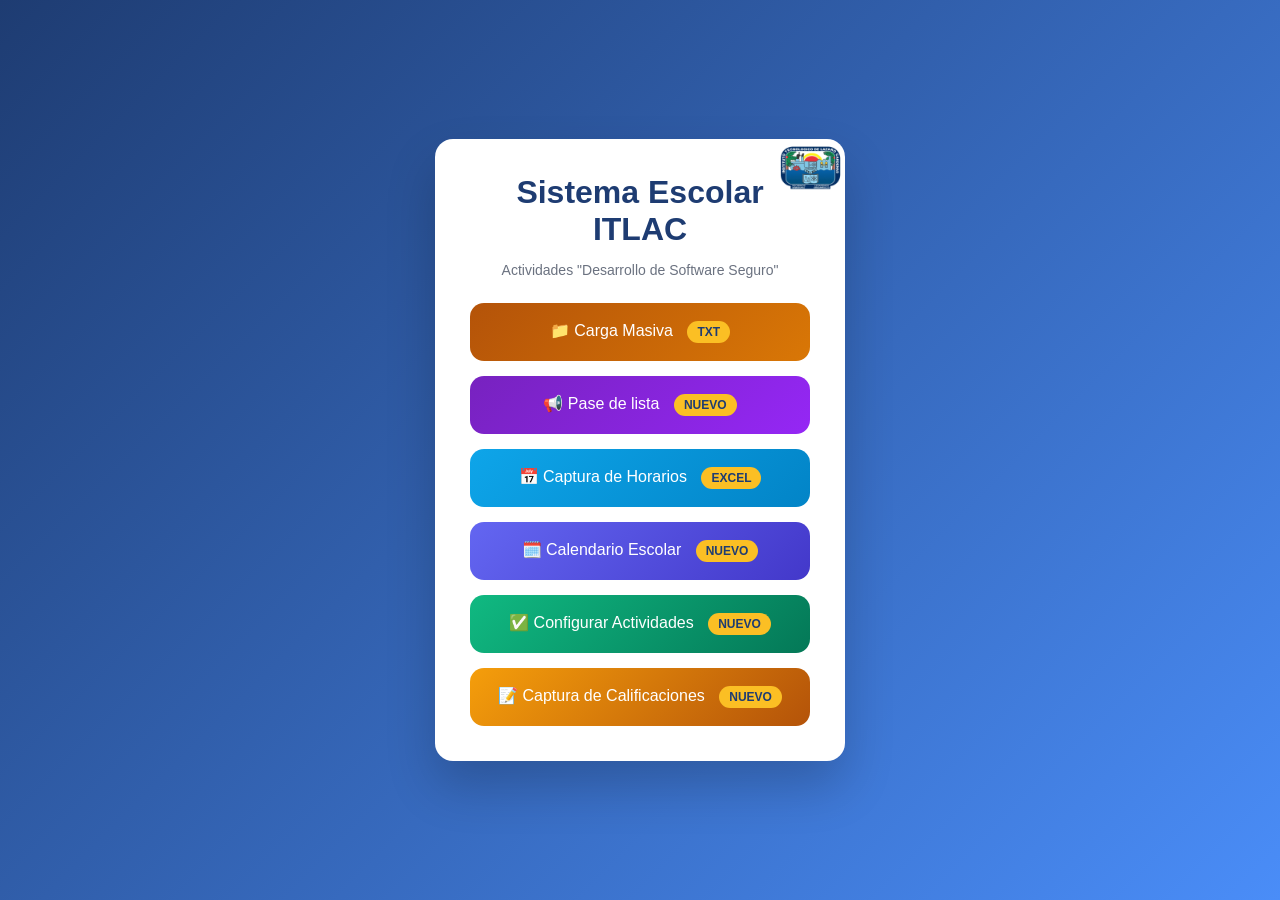
<file: index.html>
<!DOCTYPE html>
<html lang="es">

<head>
    <meta charset="UTF-8">
    <title>Sistema Escolar ITLAC</title>
    <meta name="viewport" content="width=device-width, initial-scale=1.0">
    <link rel="stylesheet" href="public/css/css.css">
    <style>
        .menu-opciones {
            display: flex;
            flex-direction: column;
            gap: 15px;
            margin-top: 20px;
        }

        .menu-boton {
            display: block;
            padding: 18px 20px;
            background: linear-gradient(135deg, #1e40af, #2563eb);
            color: white;
            text-decoration: none;
            border-radius: 14px;
            font-size: 16px;
            text-align: center;
            transition: all 0.2s ease;
        }

        .menu-boton:hover {
            transform: translateY(-2px);
            box-shadow: 0 10px 25px rgba(37, 99, 235, 0.45);
        }

        .menu-boton.secondary {
            background: linear-gradient(135deg, #6b7280, #4b5563);
        }

        .menu-boton.secondary:hover {
            box-shadow: 0 10px 25px rgba(75, 85, 99, 0.45);
        }

        .menu-boton.password {
            background: linear-gradient(135deg, #065f46, #059669);
        }

        .menu-boton.password:hover {
            box-shadow: 0 10px 25px rgba(5, 150, 105, 0.45);
        }

        .badge {
            display: inline-block;
            background: #fbbf24;
            color: #1e3c72;
            padding: 4px 10px;
            border-radius: 20px;
            font-size: 12px;
            font-weight: bold;
            margin-left: 10px;
        }
    </style>
</head>

<body>

    <div class="container">
        <div class="card">

            <img src="public/img/itlac.png" class="logo-bg" alt="ITLAC">

            <h1>Sistema Escolar ITLAC</h1>
            <p class="subtitle">Actividades "Desarrollo de Software Seguro"</p>

            <div class="menu-opciones">

                <a href="public/carga_masiva.html" class="menu-boton"
                    style="background: linear-gradient(135deg, #b45309, #d97706);">
                    📁 Carga Masiva <span class="badge">TXT</span>
                </a>

                <a href="public/pase_lista.html" class="menu-boton"
                    style="background: linear-gradient(135deg, #7722BF, #9527F5);">
                    📢 Pase de lista <span class="badge">NUEVO</span>
                </a>

                <a href="public/horarios.html" class="menu-boton"
                    style="background: linear-gradient(135deg, #0ea5e9, #0284c7);">
                    📅 Captura de Horarios <span class="badge">EXCEL</span>
                </a>

                <a href="public/calendario.html" class="menu-boton"
                    style="background: linear-gradient(135deg, #6366f1, #4338ca);">
                    🗓️ Calendario Escolar <span class="badge">NUEVO</span>
                </a>

                <a href="public/actividades.html" class="menu-boton"
                    style="background: linear-gradient(135deg, #10b981, #047857);">
                    ✅ Configurar Actividades <span class="badge">NUEVO</span>
                </a>

                <a href="public/calificaciones.html" class="menu-boton"
                    style="background: linear-gradient(135deg, #f59e0b, #b45309);">
                    📝 Captura de Calificaciones <span class="badge">NUEVO</span>
                </a>
            </div>
        </div>
    </div>

</body>

</html>
</file>
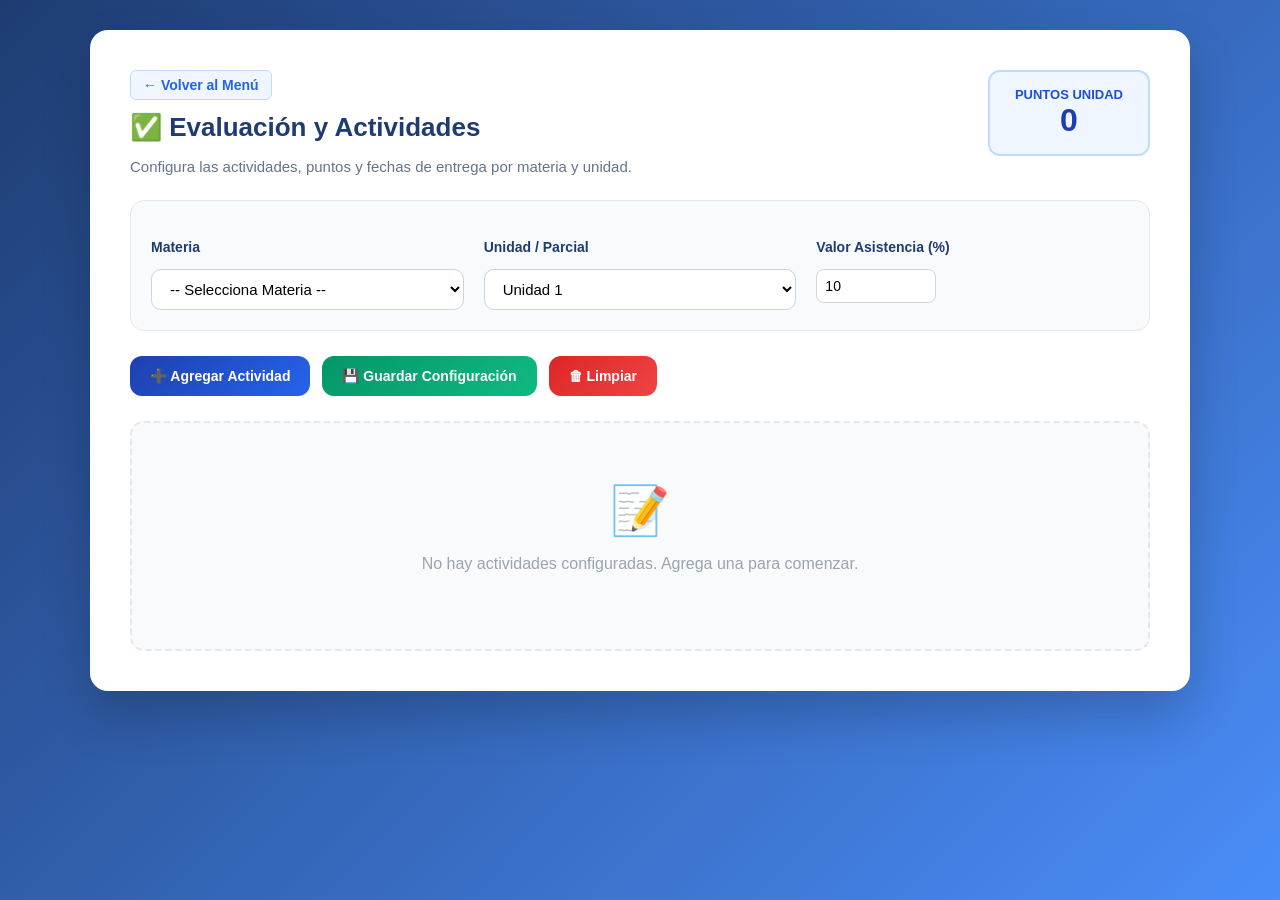
<file: public/actividades.html>
<!DOCTYPE html>
<html lang="es">
<head>
    <meta charset="UTF-8">
    <title>Gestión de Actividades y Criterios</title>
    <meta name="viewport" content="width=device-width, initial-scale=1.0">
    <!-- Estilos base del sistema -->
    <link rel="stylesheet" href="css/css.css">
    <!-- Estilos específicos -->
    <link rel="stylesheet" href="css/actividades.css">
</head>
<body>

<div class="container-wide">
    <div class="card card-wide">

        <div class="header-row">
            <div>
                <a href="../index.html" class="btn-back" style="display: inline-flex; align-items: center; padding: 6px 12px; background: #eff6ff; color: #2563eb; border-radius: 6px; font-weight: bold; text-decoration: none; margin-bottom: 12px; border: 1px solid #bfdbfe; font-size: 14px;">&larr; Volver al Menú</a>
                <h1>✅ Evaluación y Actividades</h1>
                <p class="subtitle">
                    Configura las actividades, puntos y fechas de entrega por materia y unidad.
                </p>
            </div>
            
            <div class="points-summary" id="pointsSummary">
                <span class="label">Puntos Unidad</span>
                <span class="value" id="totalPoints">0</span>
            </div>
        </div>

        <div class="config-panel">
            <div class="form-group">
                <label for="selectMateria">Materia</label>
                <select id="selectMateria" onchange="loadConfig()">
                    <option value="" disabled selected>-- Selecciona Materia --</option>
                </select>
            </div>
            <div class="form-group">
                <label for="selectUnidad">Unidad / Parcial</label>
                <select id="selectUnidad" onchange="loadConfig()">
                    <option value="1">Unidad 1</option>
                    <option value="2">Unidad 2</option>
                    <option value="3">Unidad 3</option>
                    <option value="4">Unidad 4</option>
                    <option value="5">Unidad 5</option>
                </select>
            </div>
            <div class="form-group">
                <label for="asistenciaPeso">Valor Asistencia (%)</label>
                <input type="number" id="asistenciaPeso" value="10" min="0" max="100" style="width: 120px; padding: 8px; border: 1px solid #d1d5db; border-radius: 8px; font-size: 14px;">
            </div>
        </div>

        <div class="actions">
            <button class="btn-primary" onclick="handleAddActivity()">➕ Agregar Actividad</button>
            <button class="btn-success" onclick="saveConfig()">💾 Guardar Configuración</button>
            <button class="btn-danger" onclick="clearTable()">🗑 Limpiar</button>
        </div>

        <div id="emptyState" class="empty-state" style="display: none;">
            <div class="big">📝</div>
            <p>No hay actividades configuradas. Agrega una para comenzar.</p>
        </div>

        <div class="table-wrapper" id="tableContainer">
            <table class="actividades-table">
                <thead>
                    <tr>
                        <th width="35%">Nombre de la Actividad</th>
                        <th width="15%">Puntos</th>
                        <th width="20%">Fecha de Evaluación</th>
                        <th width="15%" style="text-align: center;">En Equipo</th>
                        <th width="15%" style="text-align: center;">Acciones</th>
                    </tr>
                </thead>
                <tbody id="tbodyActividades">
                    <!-- Filas dinámicas aquí -->
                </tbody>
            </table>
        </div>

    </div> <!-- end card -->
</div> <!-- end container -->

<!-- Contenedor para notificaciones -->
<div class="toast-container" id="toastContainer"></div>

<script src="js/actividades.js"></script>

</body>
</html>
</file>
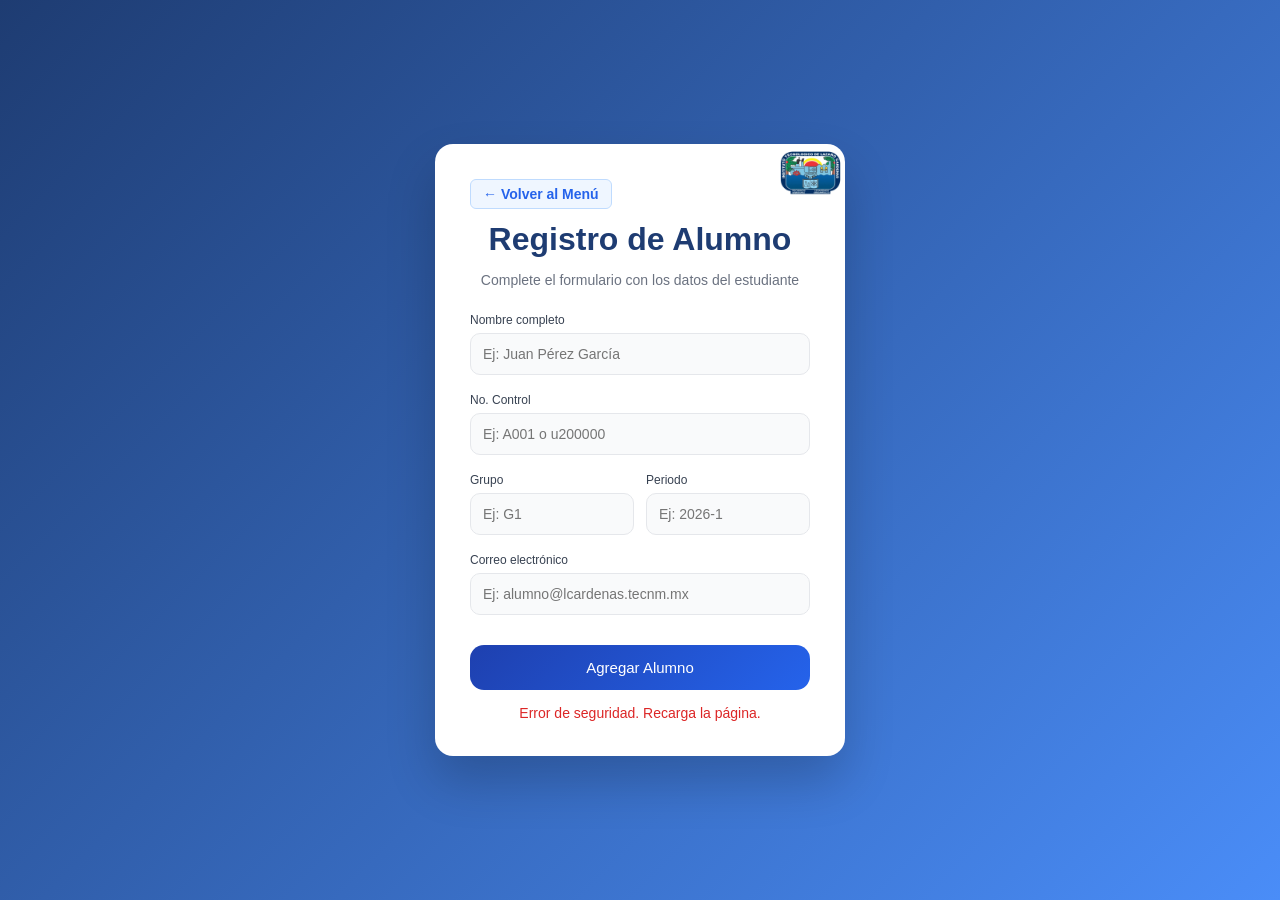
<file: public/alta_alumno.html>
<!DOCTYPE html>
<html lang="es">
<head>
    <meta charset="UTF-8">
    <title>Registro de Alumno - ITLAC</title>
    <meta name="viewport" content="width=device-width, initial-scale=1.0">
    <meta http-equiv="Content-Security-Policy"
          content="default-src 'self'; style-src 'self' 'unsafe-inline'; script-src 'self';">
    <meta http-equiv="X-Content-Type-Options" content="nosniff">
    <meta http-equiv="X-Frame-Options" content="DENY">
    <link rel="stylesheet" href="css/css.css">
</head>
<body>

<div class="container">
    <div class="card">

        <img src="img/itlac.png" class="logo-bg" alt="ITLAC">

        <a href="../index.html" class="btn-back" style="display: inline-flex; align-items: center; padding: 6px 12px; background: #eff6ff; color: #2563eb; border-radius: 6px; font-weight: bold; text-decoration: none; margin-bottom: 12px; border: 1px solid #bfdbfe; font-size: 14px;">&larr; Volver al Menú</a>
        <h1>Registro de Alumno</h1>
        <p class="subtitle">Complete el formulario con los datos del estudiante</p>

        <form id="formAlumno" method="post" autocomplete="off">

            <!-- FIX CSRF: token oculto, se llena por JS al cargar la página -->
            <input type="hidden" name="csrf_token" id="csrf_token" value="">

            <label for="nombre">Nombre completo</label>
            <input type="text" id="nombre" name="Nombre" required
                   minlength="2" maxlength="100"
                   placeholder="Ej: Juan Pérez García">

            <label for="nocontrol">No. Control</label>
            <input type="text" id="nocontrol" name="NoControl" required
                   pattern="^[A-Za-z]?[0-9]{2,10}$"
                   maxlength="15"
                   title="Formato: letra opcional seguida de 2 a 10 dígitos (ej: A001, u200000)"
                   placeholder="Ej: A001 o u200000">

            <div class="row">
                <div>
                    <label for="grupo">Grupo</label>
                    <input type="text" id="grupo" name="Grupo" required
                           minlength="1" maxlength="10"
                           placeholder="Ej: G1">
                </div>
                <div>
                    <label for="periodo">Periodo</label>
                    <input type="text" id="periodo" name="Periodo" required
                           minlength="1" maxlength="10"
                           placeholder="Ej: 2026-1">
                </div>
            </div>

            <label for="email">Correo electrónico</label>
            <input type="email" id="email" name="Email" required
                   maxlength="100"
                   placeholder="Ej: alumno@lcardenas.tecnm.mx">

            <button type="submit">Agregar Alumno</button>
        </form>

        <div id="respuesta" role="alert" aria-live="polite"></div>
    </div>
</div>

<script src="js/js.js"></script>
</body>
</html>
</file>
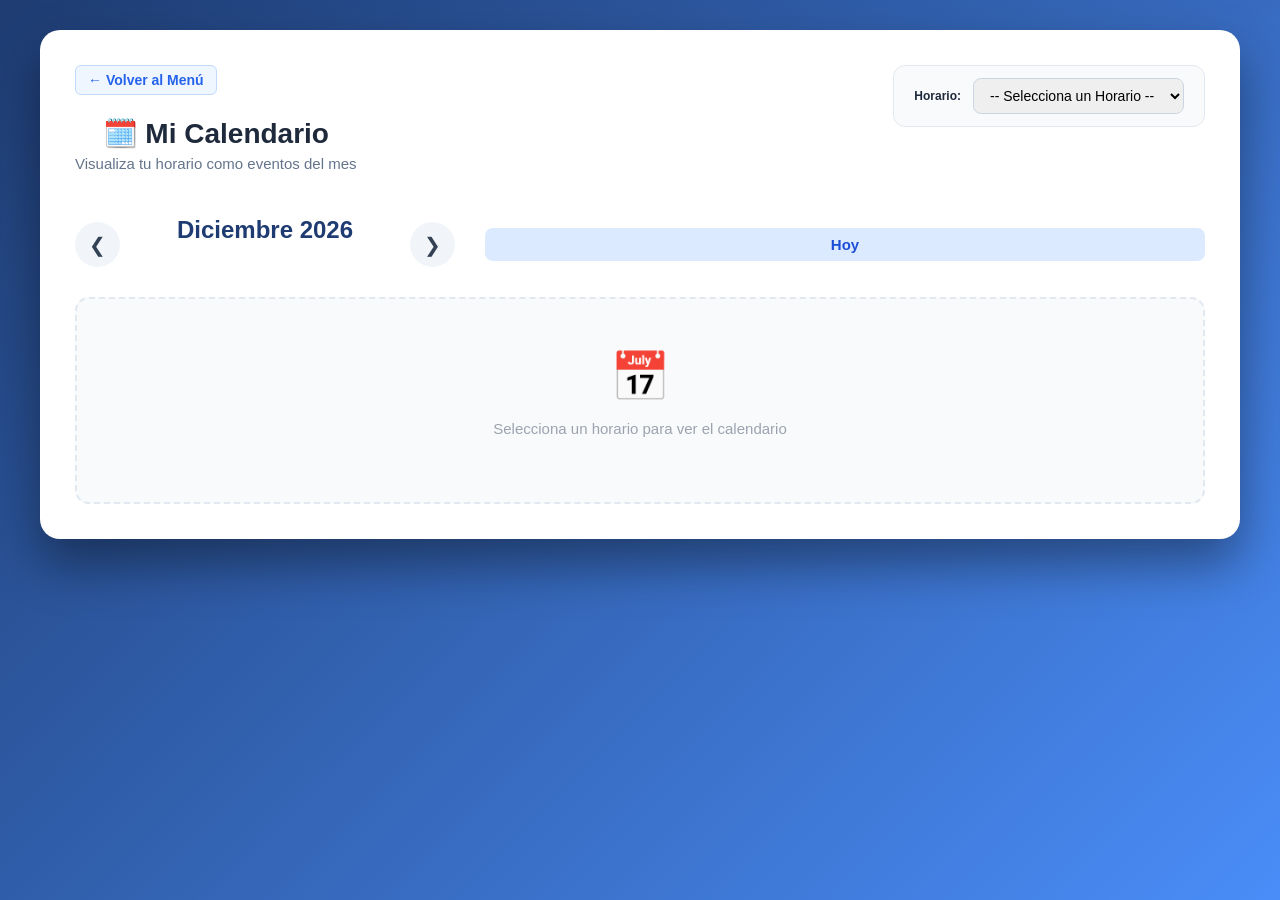
<file: public/calendario.html>
<!DOCTYPE html>
<html lang="es">
<head>
    <meta charset="UTF-8">
    <title>Calendario Escolar</title>
    <meta name="viewport" content="width=device-width, initial-scale=1.0">
    <link rel="stylesheet" href="css/css.css">
    <link rel="stylesheet" href="css/calendario.css">
</head>
<body>

<div class="container-wide calendar-container">
    <div class="card card-calendar">

        <!-- HEADER Y CONTROLES -->
        <div class="calendar-header-row">
            <div class="header-titles">
                <a href="../index.html" class="btn-back" style="display: inline-flex; align-items: center; padding: 6px 12px; background: #eff6ff; color: #2563eb; border-radius: 6px; font-weight: bold; text-decoration: none; margin-bottom: 12px; border: 1px solid #bfdbfe; font-size: 14px;">&larr; Volver al Menú</a>
                <h1>🗓️ Mi Calendario</h1>
                <p class="subtitle">Visualiza tu horario como eventos del mes</p>
            </div>

            <!-- Selector de horarios guardados -->
            <div class="saved-schedules">
                <label for="scheduleSelect">Horario:</label>
                <select id="scheduleSelect" onchange="onSelectSchedule()">
                    <option value="">-- Selecciona un Horario --</option>
                </select>
            </div>
        </div>

        <!-- CONTROLES DE MES -->
        <div class="month-controls">
            <button class="btn-icon" id="btnPrevMonth" onclick="changeMonth(-1)">❮</button>
            <h2 id="currentMonthLabel">Mes Año</h2>
            <button class="btn-icon" id="btnNextMonth" onclick="changeMonth(1)">❯</button>
            <button class="btn-small btn-today" onclick="goToday()">Hoy</button>
        </div>

        <!-- CALENDARIO GRID -->
        <div class="calendar-wrapper" id="calendarWrapper" style="display:none;">
            <div class="calendar-grid-header">
                <div class="day-name">DOM</div>
                <div class="day-name">LUN</div>
                <div class="day-name">MAR</div>
                <div class="day-name">MIE</div>
                <div class="day-name">JUE</div>
                <div class="day-name">VIE</div>
                <div class="day-name">SAB</div>
            </div>

            <!-- Días del mes generados por JS -->
            <div id="calendarDays" class="calendar-grid-days">
                <!-- Los días se insertarán aquí -->
            </div>
        </div>

        <div id="emptyState" class="empty-state">
            <div class="big">📅</div>
            <p>Selecciona un horario para ver el calendario</p>
        </div>

    </div>
</div>

<script src="js/calendario.js"></script>

</body>
</html>
</file>
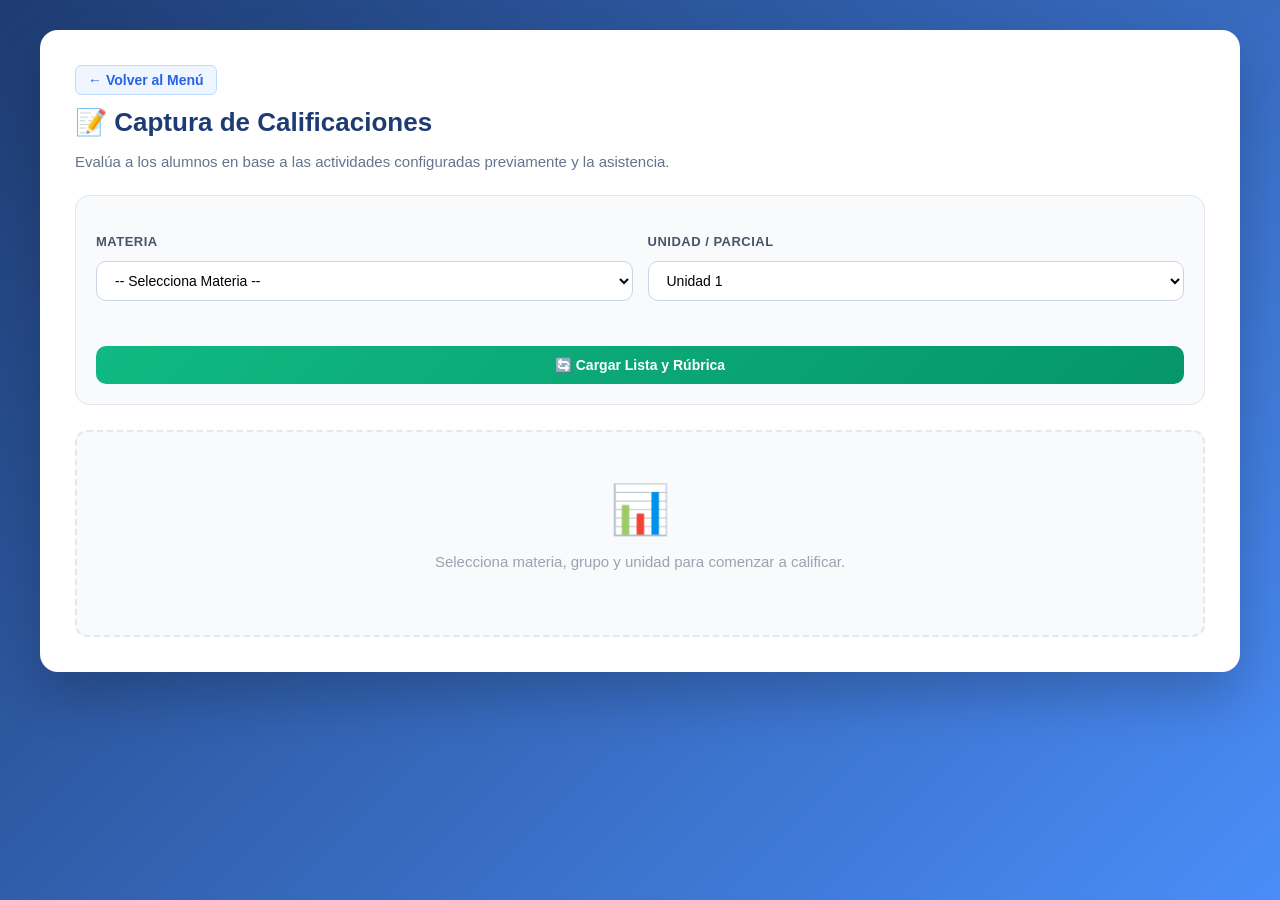
<file: public/calificaciones.html>
<!DOCTYPE html>
<html lang="es">
<head>
    <meta charset="UTF-8">
    <title>Captura de Calificaciones</title>
    <meta name="viewport" content="width=device-width, initial-scale=1.0">
    <!-- Estilos base del sistema -->
    <link rel="stylesheet" href="css/css.css">
    <!-- Estilos específicos -->
    <link rel="stylesheet" href="css/calificaciones.css">
</head>
<body>

<div class="container-wide">
    <div class="card card-wide">

        <div class="header-row">
            <div>
                <a href="../index.html" class="btn-back" style="display: inline-flex; align-items: center; padding: 6px 12px; background: #eff6ff; color: #2563eb; border-radius: 6px; font-weight: bold; text-decoration: none; margin-bottom: 12px; border: 1px solid #bfdbfe; font-size: 14px;">&larr; Volver al Menú</a>
                <h1>📝 Captura de Calificaciones</h1>
                <p class="subtitle">
                    Evalúa a los alumnos en base a las actividades configuradas previamente y la asistencia.
                </p>
            </div>
        </div>

        <div class="config-panel">
            <div class="form-group">
                <label for="selectMateria">Materia</label>
                <select id="selectMateria">
                    <option value="" disabled selected>-- Selecciona Materia --</option>
                </select>
            </div>
            
            <div class="form-group">
                <label for="selectUnidad">Unidad / Parcial</label>
                <select id="selectUnidad">
                    <option value="1">Unidad 1</option>
                    <option value="2">Unidad 2</option>
                    <option value="3">Unidad 3</option>
                    <option value="4">Unidad 4</option>
                </select>
            </div>

            <button class="btn-load" onclick="loadEvaluationGrid()">🔄 Cargar Lista y Rúbrica</button>
        </div>

        <div id="evaluationArea" style="display: none;">
            <!-- Resumen de estadísticas -->
            <div class="stats-summary" id="statsSummary" style="display: flex; gap: 20px; margin-bottom: 20px; background: #f8fafc; padding: 15px; border-radius: 10px; border: 1px solid #e2e8f0;">
                <div class="stat-box" style="flex: 1; text-align: center;">
                    <span id="pctPass" style="display: block; font-size: 24px; font-weight: bold; color: #059669;">0%</span>
                    <label style="font-size: 12px; color: #64748b; font-weight: 600; text-transform: uppercase;">Aprobados</label>
                </div>
                <div class="stat-box" style="flex: 1; text-align: center;">
                    <span id="pctFail" style="display: block; font-size: 24px; font-weight: bold; color: #dc2626;">0%</span>
                    <label style="font-size: 12px; color: #64748b; font-weight: 600; text-transform: uppercase;">Reprobados</label>
                </div>
                <div class="stat-box" style="flex: 1; text-align: center;">
                    <span id="numAbsences" style="display: block; font-size: 24px; font-weight: bold; color: #b91c1c;">0</span>
                    <label style="font-size: 12px; color: #64748b; font-weight: 600; text-transform: uppercase;">En Riesgo (0% Asis)</label>
                </div>
            </div>

            <div class="actions-row">
                <button class="btn-save" onclick="saveGrades()">💾 Guardar Calificaciones</button>
            </div>

            <div class="table-wrapper">
                <table class="grid-notas" id="gradesTable">
                    <thead id="gradesThead">
                        <!-- Columnas dinámicas generadas en JS -->
                    </thead>
                    <tbody id="gradesTbody">
                        <!-- Filas de alumnos generadas en JS -->
                    </tbody>
                </table>
            </div>
        </div>

        <div id="emptyState" class="empty-state">
            <div class="icon">📊</div>
            <p>Selecciona materia, grupo y unidad para comenzar a calificar.</p>
        </div>

    </div> <!-- end card -->
</div> <!-- end container -->

<!-- Contenedor para notificaciones -->
<div class="toast-container" id="toastContainer"></div>

<script src="js/calificaciones.js"></script>

</body>
</html>
</file>
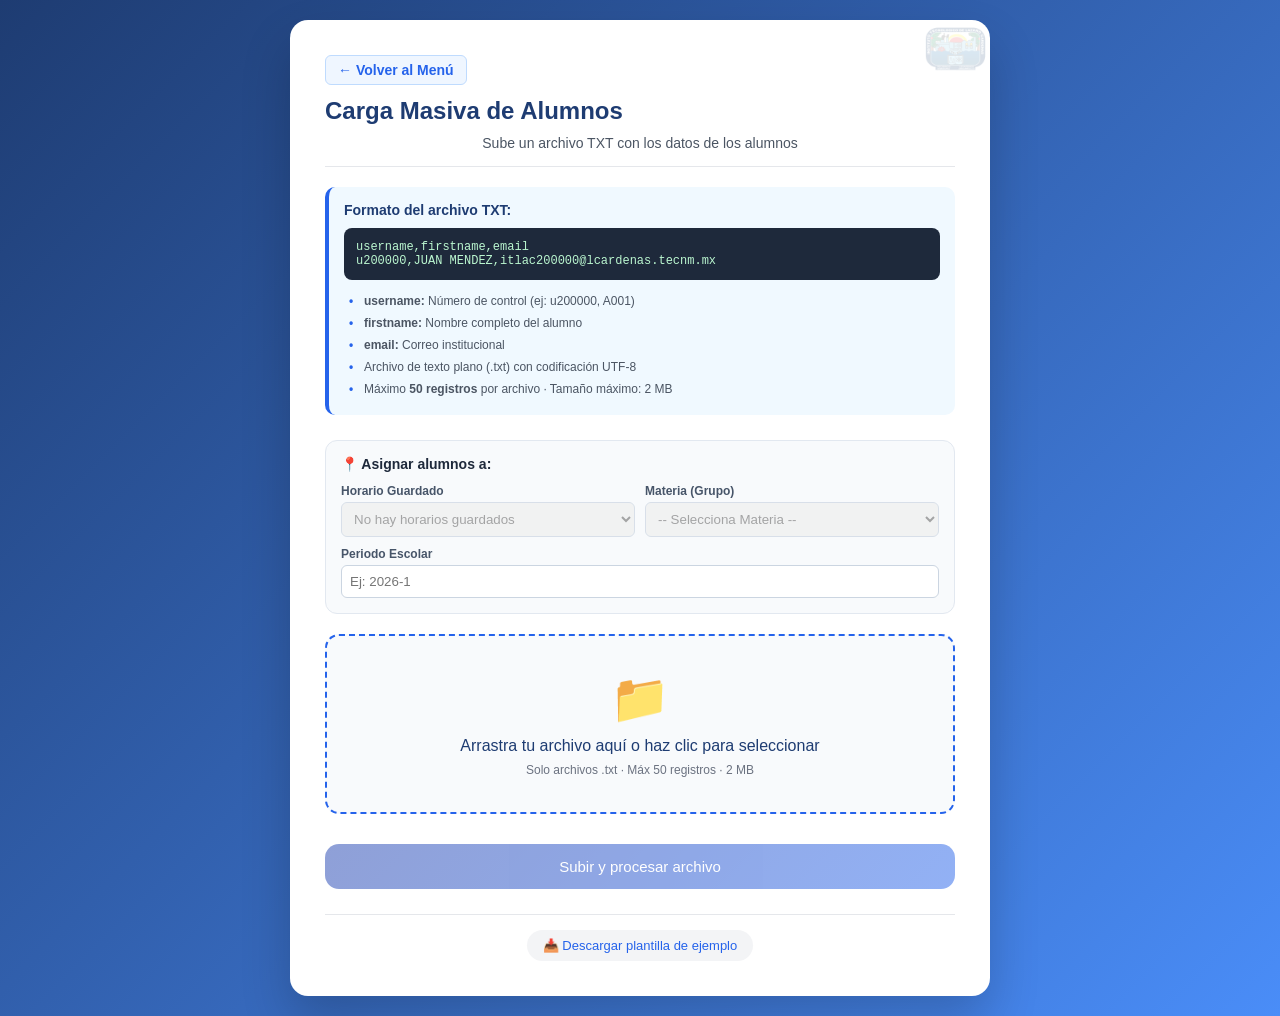
<file: public/carga_masiva.html>
<!DOCTYPE html>
<html lang="es">
<head>
    <meta charset="UTF-8">
    <title>Carga Masiva de Alumnos - ITLAC</title>
    <meta name="viewport" content="width=device-width, initial-scale=1.0">
    <meta http-equiv="Content-Security-Policy"
          content="default-src 'self'; style-src 'self' 'unsafe-inline'; script-src 'self';">
    <meta http-equiv="X-Content-Type-Options" content="nosniff">
    <meta http-equiv="X-Frame-Options" content="DENY">
    <link rel="stylesheet" href="css/css_upload.css">
</head>
<body>

<div class="container">
    <div class="card">

        <img src="img/itlac.png" class="logo-bg" alt="ITLAC">

        <a href="../index.html" class="btn-back" style="display: inline-flex; align-items: center; padding: 6px 12px; background: #eff6ff; color: #2563eb; border-radius: 6px; font-weight: bold; text-decoration: none; margin-bottom: 12px; border: 1px solid #bfdbfe; font-size: 14px;">&larr; Volver al Menú</a>
        <div class="header-acciones">
            <h1>Carga Masiva de Alumnos</h1>
        </div>

        <p class="subtitle">Sube un archivo TXT con los datos de los alumnos</p>

        <div class="info-panel">
            <p><strong>Formato del archivo TXT:</strong></p>
            <pre class="formato-ejemplo">username,firstname,email
u200000,JUAN MENDEZ,itlac200000@lcardenas.tecnm.mx</pre>
            <ul class="requisitos">
                <li><strong>username:</strong> Número de control (ej: u200000, A001)</li>
                <li><strong>firstname:</strong> Nombre completo del alumno</li>
                <li><strong>email:</strong> Correo institucional</li>
                <li>Archivo de texto plano (.txt) con codificación UTF-8</li>
                <li>Máximo <strong>50 registros</strong> por archivo · Tamaño máximo: 2 MB</li>
            </ul>
        </div>

        <form id="uploadForm" enctype="multipart/form-data">

            <input type="hidden" name="csrf_token" id="csrf_token" value="">

            <div class="filtros-panel" style="background: #f8fafc; border: 1px solid #e2e8f0; border-radius: 12px; padding: 15px; margin-bottom: 20px;">
                <h3 style="font-size: 14px; color: #1e293b; margin-bottom: 12px; margin-top: 0;">📍 Asignar alumnos a:</h3>
                <div style="display: grid; grid-template-columns: 1fr 1fr; gap: 10px; margin-bottom: 10px;">
                    <div>
                        <label style="font-size: 12px; font-weight: 600; color: #475569; display: block; margin-bottom: 4px;">Horario Guardado</label>
                        <select id="sel-horario" class="custom-select" style="width: 100%; padding: 8px; border: 1px solid #cbd5e1; border-radius: 6px;">
                            <option value="">-- Selecciona Horario --</option>
                        </select>
                    </div>
                    <div>
                        <label style="font-size: 12px; font-weight: 600; color: #475569; display: block; margin-bottom: 4px;">Materia (Grupo)</label>
                        <select id="sel-materia" disabled class="custom-select" style="width: 100%; padding: 8px; border: 1px solid #cbd5e1; border-radius: 6px;">
                            <option value="">-- Selecciona Materia --</option>
                        </select>
                        <input type="hidden" name="grupo_default" id="grupo_default">
                        <input type="hidden" name="materia_default" id="materia_default">
                    </div>
                </div>
                <div>
                    <label style="font-size: 12px; font-weight: 600; color: #475569; display: block; margin-bottom: 4px;">Periodo Escolar</label>
                    <input type="text" name="periodo_default" id="periodo_default" placeholder="Ej: 2026-1" style="width: 100%; padding: 8px; border: 1px solid #cbd5e1; border-radius: 6px; box-sizing: border-box;" maxlength="10">
                </div>
            </div>

            <div class="upload-area" id="dropZone">
                <div class="upload-icon">📁</div>
                <div class="upload-text" id="dropLabel">
                    Arrastra tu archivo aquí o haz clic para seleccionar
                </div>
                <div class="upload-hint">Solo archivos .txt · Máx 50 registros · 2 MB</div>
                <input type="file" id="fileInput" name="archivo" accept=".txt" style="display:none;">
            </div>

            <div id="fileInfo" class="file-info" style="display:none;"></div>

            <div id="progressContainer" class="progress-container" style="display:none;">
                <div class="progress-bar" id="progressBar"></div>
                <div class="progress-text" id="progressText">Procesando archivo...</div>
            </div>

            <button type="submit" id="btnUpload" class="btn-primario" disabled>
                Subir y procesar archivo
            </button>
        </form>

        <div id="previewContainer" class="preview-container" style="display:none;">
            <div class="preview-header">
                <h3>Vista previa (primeros 5 registros)</h3>
                <button type="button" class="btn-toggle" id="togglePreview">▼</button>
            </div>
            <pre id="jsonPreview" class="json-preview"></pre>
        </div>

        <div id="resultado" class="resultado"></div>

        <div class="download-example">
            <a href="#" id="downloadTemplate" class="example-link">
                📥 Descargar plantilla de ejemplo
            </a>
        </div>

    </div>
</div>

<script src="js/js_upload.js"></script>
</body>
</html>
</file>
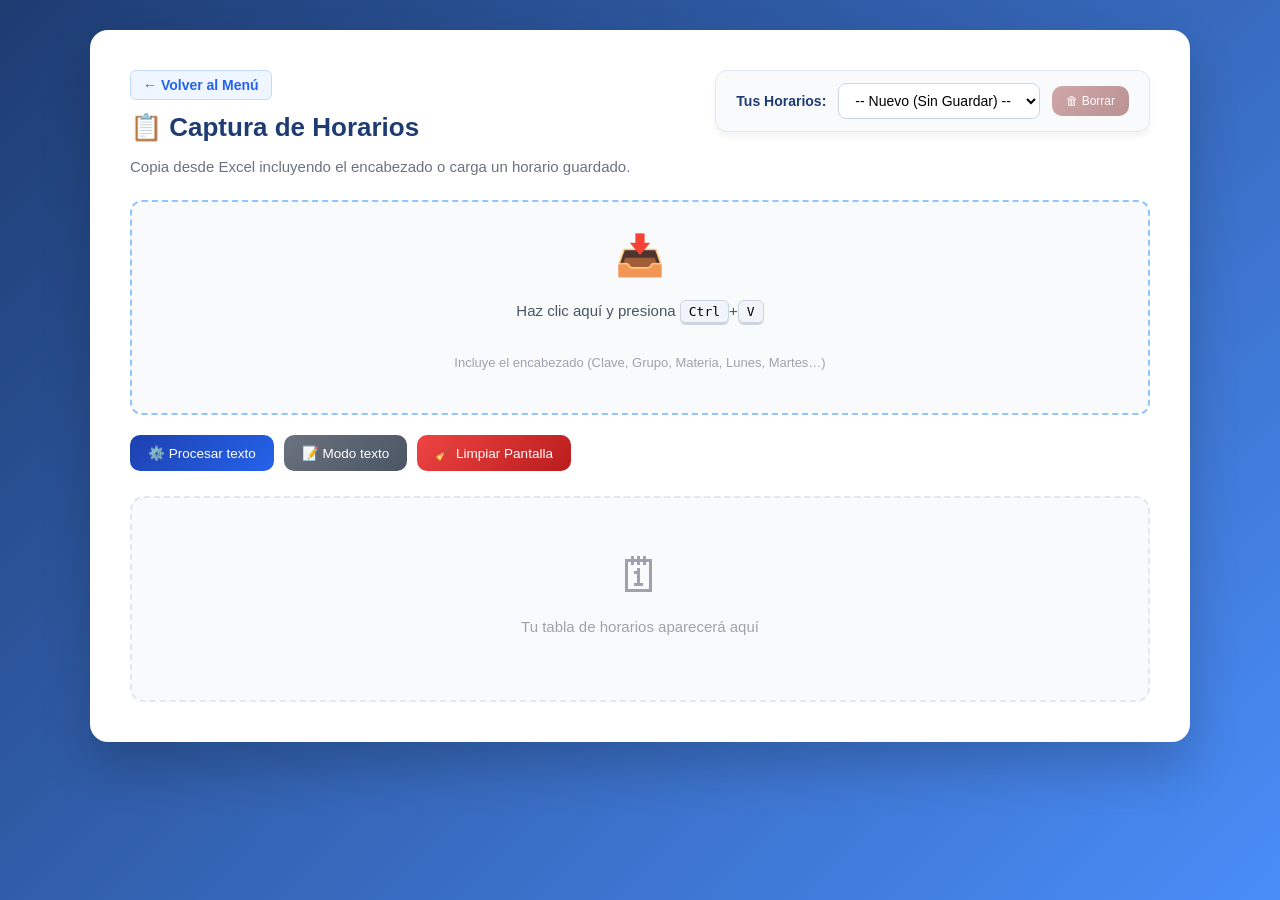
<file: public/horarios.html>
<!DOCTYPE html>
<html lang="es">
<head>
<meta charset="UTF-8">
<title>Horarios & Listas de Asistencia</title>
<meta name="viewport" content="width=device-width, initial-scale=1.0">
<!-- Estilos base del sistema -->
<link rel="stylesheet" href="css/css.css">
<!-- Estilos específicos de horarios -->
<link rel="stylesheet" href="css/horarios.css">
</head>
<body>

<div class="container-wide">
  <div class="card card-wide">

    <div class="header-row">
      <div>
        <a href="../index.html" class="btn-back" style="display: inline-flex; align-items: center; padding: 6px 12px; background: #eff6ff; color: #2563eb; border-radius: 6px; font-weight: bold; text-decoration: none; margin-bottom: 12px; border: 1px solid #bfdbfe; font-size: 14px;">&larr; Volver al Menú</a>
        <h1>📋 Captura de Horarios</h1>
        <p class="subtitle">
          Copia desde Excel incluyendo el encabezado o carga un horario guardado.
        </p>
      </div>

      <!-- Selector de horarios guardados -->
      <div class="saved-schedules" id="savedSchedulesContainer">
        <label for="savedSelect">Tus Horarios:</label>
        <select id="savedSelect" onchange="onSelectSaved()">
          <option value="">-- Nuevo (Sin Guardar) --</option>
        </select>
        <button class="btn-small btn-danger" id="btnDeleteSaved" onclick="deleteSaved()" disabled>🗑 Borrar</button>
      </div>
    </div>

    <div class="paste-zone" id="pasteZone">
      <div class="icon">📥</div>
      <p>Haz clic aquí y presiona <kbd>Ctrl</kbd>+<kbd>V</kbd></p>
      <p class="hint">Incluye el encabezado (Clave, Grupo, Materia, Lunes, Martes…)</p>
    </div>

    <textarea class="raw" id="rawInput" placeholder="O pega el texto tab-separado aquí..."></textarea>

    <div class="actions">
      <button class="btn-primary"   onclick="processRaw()">⚙️ Procesar texto</button>
      <button class="btn-secondary" onclick="toggleRaw()">📝 Modo texto</button>
      <button class="btn-danger"    onclick="clearAll()">🧹 Limpiar Pantalla</button>
      
      <!-- BOTONES DE GUARDADO -->
      <button class="btn-save"      id="btnSave" onclick="saveAsDialog()" style="display:none;">💾 Guardar Nuevo</button>
      <button class="btn-save2"     id="btnUpdate" onclick="updateSaved()" style="display:none;">💾 Sobrescribir Actual</button>

      <button class="btn-green"     id="btnExport"  onclick="exportJSON()" style="display:none;">📥 Exportar JSON</button>
      <button class="btn-purple"    id="btnGenerar" onclick="abrirModal()" style="display:none;">📅 Generar listas</button>
    </div>

    <div class="status-bar" id="statusBar"></div>

    <div class="col-map" id="colMap">
      <div class="title">🔍 Columnas detectadas:</div>
      <div class="tags" id="colTags"></div>
    </div>

    <div id="emptyState" class="empty-state">
      <div class="big">🗓</div>
      <p>Tu tabla de horarios aparecerá aquí</p>
    </div>

    <div id="resultArea" style="display:none">
      <div class="row-count" id="rowCount"></div>
      <div class="table-wrapper">
        <table class="horarios">
          <thead>
            <tr>
              <th class="th-clave">Clave</th>
              <th class="th-grupo">Grupo</th>
              <th class="th-materia">Materia</th>
              <th class="th-day">Lunes</th>
              <th class="th-day">Martes</th>
              <th class="th-day">Miércoles</th>
              <th class="th-day">Jueves</th>
              <th class="th-day">Viernes</th>
              <th class="th-day">Sábado</th>
              <th class="th-unid">Unidades</th>
            </tr>
          </thead>
          <tbody id="tbody"></tbody>
        </table>
      </div>
    </div>

    <!-- ══ SECCIÓN LISTAS ══ -->
    <div id="listasSection" class="listas-section" style="display:none">
      <h2>📄 Listas de Asistencia</h2>
      <div class="leyenda">
        <div class="leyenda-item"><div class="leyenda-dot" style="background:#ffcdd2"></div> Día festivo</div>
        <div class="leyenda-item"><div class="leyenda-dot" style="background:#fff9c4"></div> Suspensión</div>
        <div class="leyenda-item"><div class="leyenda-dot" style="background:#e3f2fd"></div> Hover / selección</div>
      </div>
      <div id="listasContainer"></div>
    </div>

  </div> <!-- end card -->
</div> <!-- end container -->

<!-- ══ MODAL PERIODO ══ -->
<div class="overlay" id="overlay">
  <div class="modal">
    <h3>📅 Configurar periodo del semestre</h3>

    <div class="form-row">
      <div class="form-group">
        <label>Fecha inicio del periodo</label>
        <input type="date" id="fechaInicio">
      </div>
      <div class="form-group">
        <label>Fecha fin del periodo</label>
        <input type="date" id="fechaFin">
      </div>
    </div>

    <div class="form-row">
      <div class="form-group">
        <label>Unidades (parciales)</label>
        <input type="number" id="numUnidades" value="3" min="1" max="10">
      </div>
    </div>

    <div class="section-title">📌 Fechas especiales (festivos / suspensiones)</div>
    <div class="special-list" id="specialList"></div>
    <button class="add-special-btn" onclick="addSpecial()">+ Agregar fecha especial</button>

    <div class="modal-actions">
      <button class="btn-secondary default-btn" onclick="cerrarModal()">Cancelar</button>
      <button class="btn-purple default-btn" style="display:inline-block" onclick="generarListas()">Generar listas ✓</button>
    </div>
  </div>
</div>

<script src="js/horarios.js?v=3"></script>

</body>
</html>
</file>
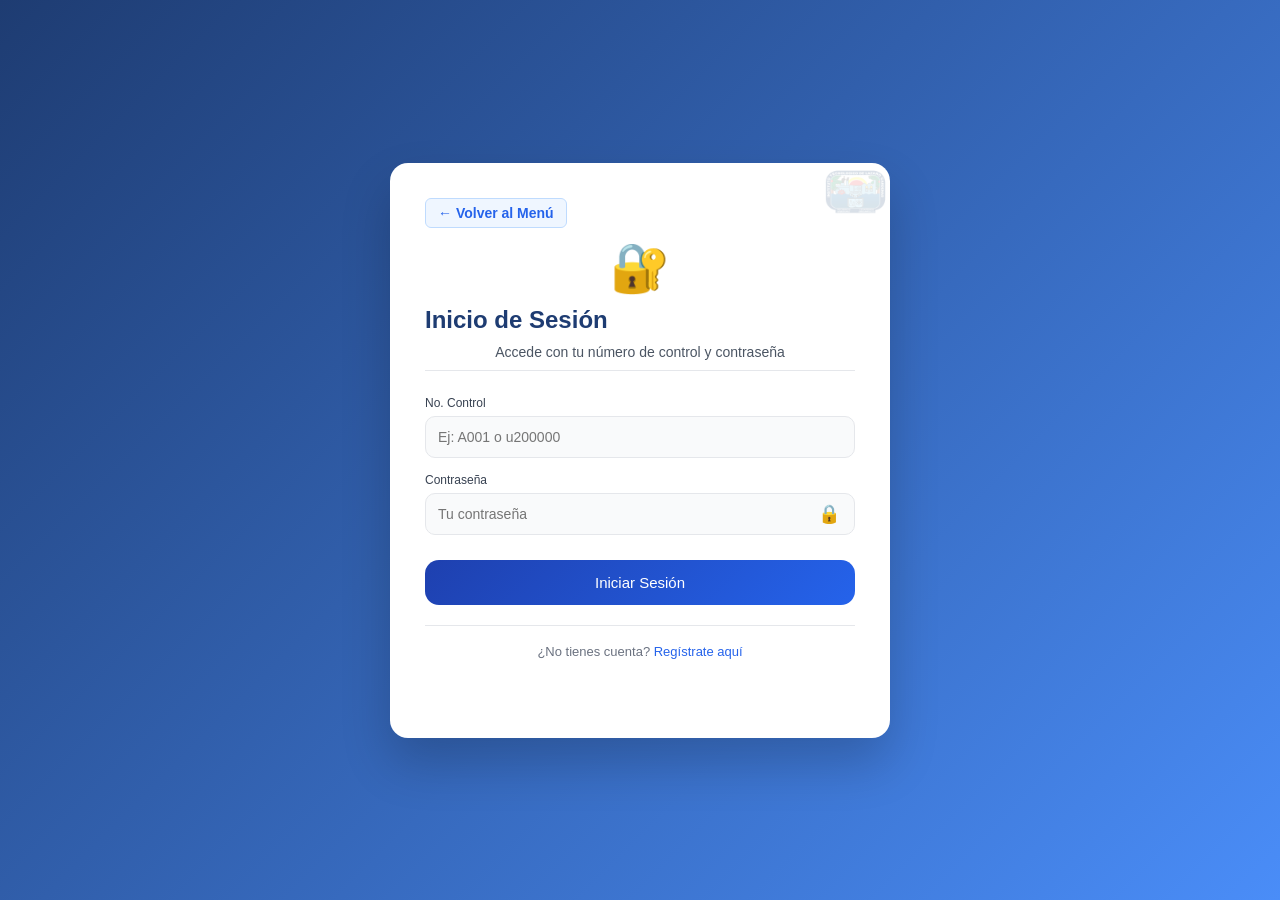
<file: public/login.html>
<!DOCTYPE html>
<html lang="es">
<head>
    <meta charset="UTF-8">
    <title>Inicio de Sesión - ITLAC</title>
    <meta name="viewport" content="width=device-width, initial-scale=1.0">
    <meta http-equiv="Content-Security-Policy"
          content="default-src 'self'; style-src 'self' 'unsafe-inline'; script-src 'self';">
    <meta http-equiv="X-Content-Type-Options" content="nosniff">
    <meta http-equiv="X-Frame-Options" content="DENY">
    <link rel="stylesheet" href="css/css_password.css">
    <style>
        .login-icon {
            text-align: center;
            font-size: 48px;
            margin-bottom: 10px;
        }
        .divider {
            border: none;
            border-top: 1px solid #e5e7eb;
            margin: 20px 0 5px 0;
        }
        .footer-link {
            text-align: center;
            margin-top: 18px;
            font-size: 13px;
            color: #6b7280;
        }
        .footer-link a {
            color: #2563eb;
            text-decoration: none;
            font-weight: 500;
        }
        .footer-link a:hover {
            text-decoration: underline;
        }
        .alert-bloqueado {
            display: none;
            background: #fee2e2;
            border: 1px solid #fecaca;
            border-radius: 10px;
            padding: 12px 16px;
            color: #991b1b;
            font-size: 13px;
            margin-top: 15px;
            text-align: center;
        }
        .campo-error {
            border-color: #ef4444 !important;
            background: #fff5f5 !important;
        }
    </style>
</head>
<body>

<div class="container">
    <div class="card">

        <img src="img/itlac.png" class="logo-bg" alt="ITLAC">

        <a href="../index.html" class="btn-back" style="display: inline-flex; align-items: center; padding: 6px 12px; background: #eff6ff; color: #2563eb; border-radius: 6px; font-weight: bold; text-decoration: none; margin-bottom: 12px; border: 1px solid #bfdbfe; font-size: 14px;">&larr; Volver al Menú</a>
        <div class="login-icon">🔐</div>
        <div class="header-acciones">
            <h1>Inicio de Sesión</h1>
        </div>

        <p class="subtitle">Accede con tu número de control y contraseña</p>

        <form id="formLogin" autocomplete="off" novalidate>

            <label for="nocontrol">No. Control</label>
            <input type="text" id="nocontrol" name="nocontrol" required
                   pattern="^[A-Za-z]?[0-9]{2,10}$"
                   maxlength="15"
                   placeholder="Ej: A001 o u200000"
                   autocomplete="username">

            <label for="password">Contraseña</label>
            <div class="password-container">
                <input type="password" id="password" name="password" required
                       minlength="8" maxlength="72"
                       placeholder="Tu contraseña"
                       autocomplete="current-password">
                <button type="button" class="toggle-password" id="togglePassword"
                        aria-label="Mostrar/ocultar contraseña">🔒</button>
            </div>

            <div class="alert-bloqueado" id="alertBloqueado">
                ⚠️ Demasiados intentos fallidos. Espera antes de intentar de nuevo.
            </div>

            <button type="submit" id="btnLogin">Iniciar Sesión</button>

        </form>

        <hr class="divider">

        <div class="footer-link">
            ¿No tienes cuenta?
            <a href="registro_con_password.html">Regístrate aquí</a>
        </div>

        <div id="respuesta" role="alert" aria-live="polite"></div>

    </div>
</div>

<script src="js/js_login.js"></script>
</body>
</html>
</file>
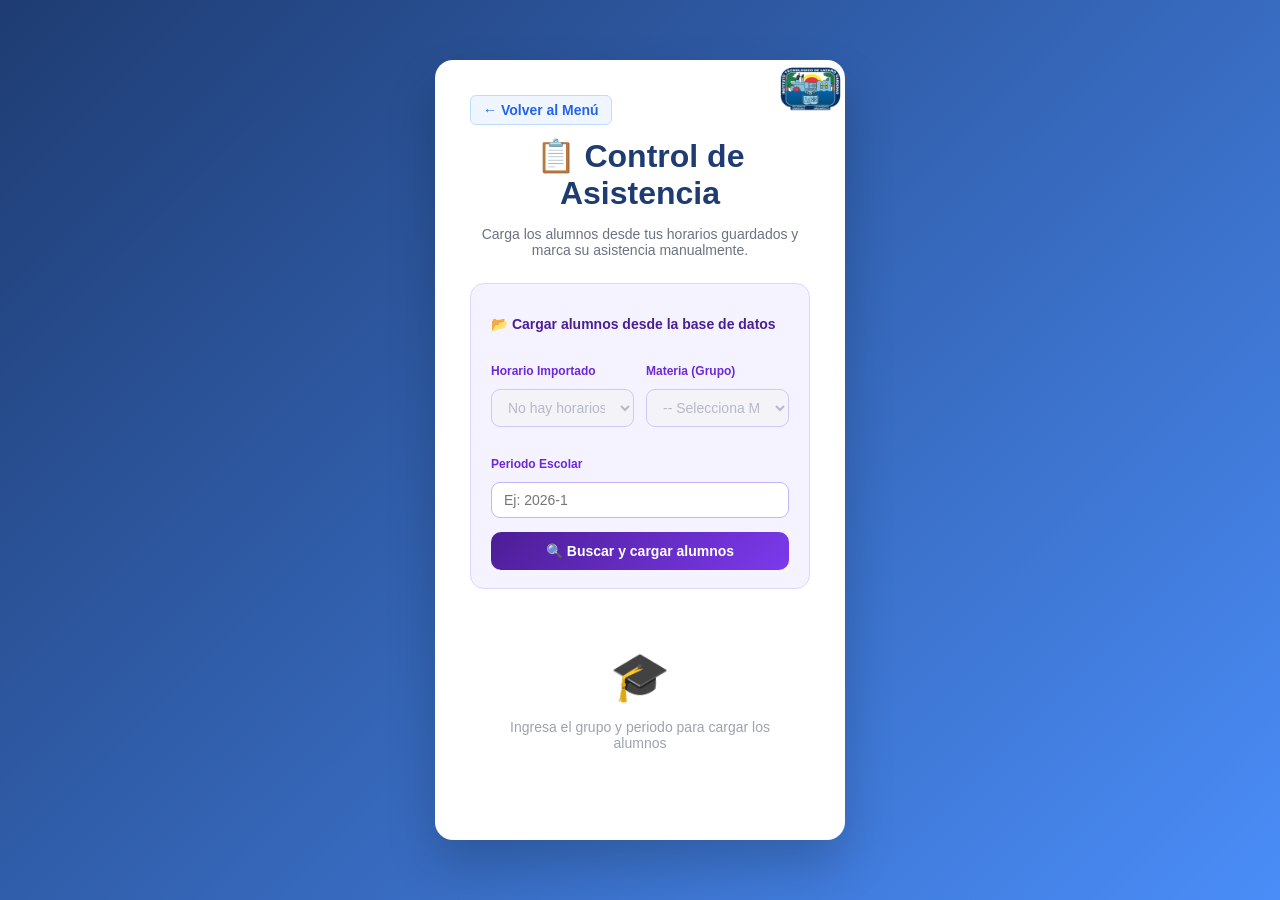
<file: public/pase_lista.html>
<!DOCTYPE html>
<html lang="es">

<head>
    <meta charset="UTF-8">
    <title>Control de Asistencia</title>
    <meta name="viewport" content="width=device-width, initial-scale=1.0">
    <meta http-equiv="Content-Security-Policy"
        content="default-src 'self'; style-src 'self' 'unsafe-inline'; script-src 'self';">
    <meta http-equiv="X-Content-Type-Options" content="nosniff">
    <meta http-equiv="X-Frame-Options" content="DENY">
    <link rel="stylesheet" href="css/css.css">
    <style>
        :root {
            --morado: #7c3aed;
            --morado-dark: #4c1d95;
            --morado-bg: #f5f3ff;
            --verde: #059669;
            --verde-bg: #ecfdf5;
            --rojo: #dc2626;
            --rojo-bg: #fef2f2;
            --gris-texto: #374151;
            --gris-borde: #e5e7eb;
            --gris-bg: #f9fafb;
        }

        .back-link {
            display: inline-flex;
            align-items: center;
            gap: 6px;
            color: var(--morado);
            text-decoration: none;
            font-size: 13px;
            font-weight: 500;
            margin-bottom: 18px;
        }

        .back-link:hover {
            text-decoration: underline;
        }

        .filtros-panel {
            background: var(--morado-bg);
            border: 1px solid #ddd6fe;
            border-radius: 14px;
            padding: 18px 20px;
            margin: 20px 0;
        }

        .filtros-panel h3 {
            font-size: 14px;
            font-weight: 600;
            color: var(--morado-dark);
            margin-bottom: 14px;
        }

        .filtros-row {
            display: grid;
            grid-template-columns: 1fr 1fr;
            gap: 12px;
        }

        .filtro-grupo {
            display: flex;
            flex-direction: column;
            gap: 5px;
        }

        .filtro-grupo label {
            font-size: 12px;
            font-weight: 600;
            color: #6d28d9;
        }

        .filtro-grupo input {
            padding: 9px 12px;
            border: 1px solid #c4b5fd;
            border-radius: 9px;
            font-size: 14px;
            background: white;
            color: var(--gris-texto);
            outline: none;
            transition: border-color 0.15s;
        }

        .filtro-grupo input:focus {
            border-color: var(--morado);
        }

        .custom-select {
            padding: 9px 12px;
            border: 1px solid #c4b5fd;
            border-radius: 9px;
            font-size: 14px;
            background: white;
            color: var(--gris-texto);
            outline: none;
            width: 100%;
            box-sizing: border-box;
            transition: border-color 0.15s;
        }

        .custom-select:focus {
            border-color: var(--morado);
        }

        .custom-select:disabled {
            background-color: #f3f4f6;
            cursor: not-allowed;
            color: #9ca3af;
        }

        .btn-cargar {
            width: 100%;
            margin-top: 14px;
            padding: 11px;
            background: linear-gradient(135deg, var(--morado-dark), var(--morado));
            color: white;
            border: none;
            border-radius: 10px;
            font-size: 14px;
            font-weight: 600;
            cursor: pointer;
            transition: all 0.2s;
        }

        .btn-cargar:hover {
            opacity: 0.92;
            transform: translateY(-1px);
        }

        .btn-cargar:disabled {
            opacity: 0.5;
            cursor: not-allowed;
            transform: none;
        }

        .voz-panel {
            background: white;
            border: 1px solid var(--gris-borde);
            border-radius: 14px;
            padding: 16px 20px;
            margin-bottom: 18px;
            display: none;
        }

        .voz-panel.visible {
            display: block;
        }

        .voz-panel h3 {
            font-size: 13px;
            font-weight: 600;
            color: #555;
            margin-bottom: 12px;
        }

        .voz-row {
            display: flex;
            align-items: center;
            gap: 14px;
            flex-wrap: wrap;
        }

        .voz-row label {
            font-size: 13px;
            color: #555;
        }

        .voz-row select {
            padding: 7px 11px;
            border: 1px solid var(--gris-borde);
            border-radius: 8px;
            font-size: 13px;
            background: white;
            flex: 1;
            min-width: 160px;
            max-width: 280px;
        }

        .vel-row {
            display: flex;
            align-items: center;
            gap: 8px;
        }

        .vel-row input[type=range] {
            width: 100px;
            cursor: pointer;
        }

        .vel-val {
            font-size: 13px;
            font-weight: 600;
            color: var(--morado);
            min-width: 30px;
        }

        .stats-bar {
            display: grid;
            grid-template-columns: repeat(3, 1fr);
            gap: 10px;
            margin-bottom: 18px;
        }

        .stat-card {
            background: var(--gris-bg);
            border: 1px solid var(--gris-borde);
            border-radius: 12px;
            padding: 14px;
            text-align: center;
        }

        .stat-num {
            font-size: 26px;
            font-weight: 700;
            line-height: 1;
        }

        .stat-label {
            font-size: 12px;
            color: #9ca3af;
            margin-top: 4px;
        }

        .stat-num.verde {
            color: var(--verde);
        }

        .stat-num.rojo {
            color: var(--rojo);
        }

        .stat-num.morado {
            color: var(--morado);
        }

        .progreso-wrap {
            margin-bottom: 18px;
        }

        .progreso-barra {
            height: 6px;
            background: var(--gris-borde);
            border-radius: 3px;
            overflow: hidden;
        }

        .progreso-fill {
            height: 100%;
            background: linear-gradient(90deg, var(--morado), #a78bfa);
            border-radius: 3px;
            transition: width 0.5s ease;
            width: 0%;
        }

        .progreso-texto {
            font-size: 12px;
            color: #9ca3af;
            margin-top: 5px;
            text-align: right;
        }

        .controles {
            display: flex;
            gap: 8px;
            flex-wrap: wrap;
            margin-bottom: 18px;
        }

        .btn {
            padding: 9px 18px;
            border-radius: 10px;
            border: 1px solid var(--gris-borde);
            background: white;
            font-size: 13px;
            font-weight: 500;
            cursor: pointer;
            display: flex;
            align-items: center;
            gap: 6px;
            transition: all 0.15s;
            font-family: inherit;
            color: var(--gris-texto);
        }

        .btn:hover:not(:disabled) {
            background: var(--gris-bg);
            border-color: #d1d5db;
        }

        .btn:active:not(:disabled) {
            transform: scale(0.97);
        }

        .btn:disabled {
            opacity: 0.4;
            cursor: not-allowed;
        }

        .btn-iniciar {
            background: linear-gradient(135deg, var(--morado-dark), var(--morado));
            color: white;
            border-color: transparent;
        }

        .btn-iniciar:hover:not(:disabled) {
            opacity: 0.9;
        }

        .btn-exportar {
            background: linear-gradient(135deg, #065f46, #059669);
            color: white;
            border-color: transparent;
        }

        .btn-exportar:hover:not(:disabled) {
            opacity: 0.9;
        }

        .leyendo-card {
            display: none;
            align-items: center;
            gap: 14px;
            background: var(--morado-bg);
            border: 1px solid #c4b5fd;
            border-radius: 14px;
            padding: 14px 18px;
            margin-bottom: 18px;
        }

        .leyendo-card.activo {
            display: flex;
        }

        .onda-icono {
            width: 40px;
            height: 40px;
            background: white;
            border-radius: 50%;
            display: flex;
            align-items: center;
            justify-content: center;
            font-size: 18px;
            animation: onda 1.4s ease-out infinite;
            flex-shrink: 0;
        }

        @keyframes onda {
            0% {
                box-shadow: 0 0 0 0 rgba(124, 58, 237, 0.5);
            }

            70% {
                box-shadow: 0 0 0 14px rgba(124, 58, 237, 0);
            }

            100% {
                box-shadow: 0 0 0 0 rgba(124, 58, 237, 0);
            }
        }

        .leyendo-nombre {
            font-size: 16px;
            font-weight: 700;
            color: var(--morado-dark);
        }

        .leyendo-hint {
            font-size: 12px;
            color: #7c3aed;
            margin-top: 3px;
        }

        .lista-wrap {
            border: 1px solid var(--gris-borde);
            border-radius: 14px;
            overflow: hidden;
        }

        .lista-header {
            display: none;
        }

        @media(min-width: 601px) {
            .lista-header {
                display: flex;
                justify-content: space-between;
                padding: 12px 18px;
                background: var(--gris-bg);
                border-bottom: 1px solid var(--gris-borde);
                font-size: 11px;
                font-weight: 700;
                color: #9ca3af;
                letter-spacing: 0.06em;
                text-transform: uppercase;
            }
        }

        .alumno-fila {
            display: flex;
            align-items: center;
            justify-content: space-between;
            padding: 14px 18px;
            border-bottom: 1px solid #f3f4f6;
            transition: background 0.2s;
            flex-wrap: wrap;
            gap: 12px;
        }

        .alumno-info {
            display: flex;
            align-items: center;
            gap: 12px;
            flex: 1;
            min-width: 220px;
        }

        .alumno-fila:last-child {
            border-bottom: none;
        }

        .alumno-fila.fila-actual {
            background: var(--morado-bg);
        }

        .alumno-fila.fila-presente {
            background: #f0fdf4;
        }

        .alumno-fila.fila-ausente {
            background: var(--rojo-bg);
            opacity: 0.7;
        }

        .num-fila {
            font-size: 12px;
            color: #d1d5db;
            font-variant-numeric: tabular-nums;
        }

        .nombre-alumno {
            font-size: 14px;
            color: var(--gris-texto);
        }

        .alumno-fila.fila-actual .nombre-alumno {
            font-weight: 700;
            color: var(--morado-dark);
        }

        .botones-estado {
            display: flex;
            gap: 4px;
            background: #f3f4f6;
            padding: 4px;
            border-radius: 24px;
        }

        .btn-estado {
            padding: 6px 14px;
            border-radius: 20px;
            border: none;
            background: transparent;
            font-size: 12px;
            cursor: pointer;
            font-family: inherit;
            color: #6b7280;
            transition: all 0.2s ease;
            font-weight: 600;
            display: flex;
            align-items: center;
            gap: 6px;
        }

        .btn-estado:hover {
            background: rgba(0,0,0,0.05);
        }

        .btn-estado.presente-activo {
            background: var(--verde);
            color: white;
            box-shadow: 0 2px 6px rgba(5, 150, 105, 0.3);
        }

        .btn-estado.ausente-activo {
            background: var(--rojo);
            color: white;
            box-shadow: 0 2px 6px rgba(220, 38, 38, 0.3);
        }
        
        .btn-estado.justificado-activo {
            background: #3b82f6;
            color: white;
            box-shadow: 0 2px 6px rgba(59, 130, 246, 0.3);
        }

        .export-box {
            display: none;
            background: #1e1e2e;
            color: #cdd6f4;
            border-radius: 12px;
            padding: 18px;
            font-family: 'Courier New', monospace;
            font-size: 12.5px;
            white-space: pre;
            overflow-x: auto;
            margin-top: 20px;
            line-height: 1.8;
        }

        #msg-estado {
            font-size: 13px;
            text-align: center;
            padding: 10px;
            border-radius: 8px;
            display: none;
            margin-bottom: 14px;
            font-weight: 500;
        }

        #msg-estado.info {
            background: var(--morado-bg);
            color: var(--morado-dark);
            display: block;
        }

        #msg-estado.exito {
            background: var(--verde-bg);
            color: #065f46;
            display: block;
        }

        #msg-estado.error {
            background: var(--rojo-bg);
            color: #991b1b;
            display: block;
        }

        .estado-vacio {
            text-align: center;
            padding: 40px 20px;
            color: #9ca3af;
        }

        .estado-vacio .icono-grande {
            font-size: 48px;
            margin-bottom: 12px;
        }

        .estado-vacio p {
            font-size: 14px;
        }

        @media(max-width:500px) {
            .filtros-row {
                grid-template-columns: 1fr;
            }

            .controles {
                flex-wrap: wrap;
            }
        }
    </style>
</head>

<body>

    <div class="container">
        <div class="card">

            <img src="img/itlac.png" class="logo-bg" alt="ITLAC">

            <a href="../index.html" class="btn-back" style="display: inline-flex; align-items: center; padding: 6px 12px; background: #eff6ff; color: #2563eb; border-radius: 6px; font-weight: bold; text-decoration: none; margin-bottom: 12px; border: 1px solid #bfdbfe; font-size: 14px;">&larr; Volver al Menú</a>
            <h1>📋 Control de Asistencia</h1>
            <p class="subtitle">Carga los alumnos desde tus horarios guardados y marca su asistencia manualmente.</p>

            <!-- Filtros BD -->
            <div class="filtros-panel">
                <h3>📂 Cargar alumnos desde la base de datos</h3>
                <div class="filtros-row" style="margin-bottom: 12px;">
                    <div class="filtro-grupo">
                        <label>Horario Importado</label>
                        <select id="sel-horario" class="custom-select">
                            <option value="">-- Selecciona Horario --</option>
                        </select>
                    </div>
                    <div class="filtro-grupo">
                        <label>Materia (Grupo)</label>
                        <select id="sel-materia" disabled class="custom-select">
                            <option value="">-- Selecciona Materia --</option>
                        </select>
                        <input type="hidden" id="inp-grupo">
                    </div>
                </div>
                <div class="filtros-row" style="grid-template-columns: 1fr;">
                    <div class="filtro-grupo">
                        <label>Periodo Escolar</label>
                        <input type="text" id="inp-periodo" placeholder="Ej: 2026-1" maxlength="10">
                    </div>
                </div>
                <button class="btn-cargar" id="btn-cargar">🔍 Buscar y cargar alumnos</button>
            </div>

            <!-- Mensaje estado -->
            <div id="msg-estado"></div>

            <!-- Panel de Fecha y Controles Rápidos -->
            <div class="acciones-panel" id="controles" style="display:none; background: #f8fafc; border: 1px solid #e2e8f0; border-radius: 12px; padding: 16px; margin-bottom: 18px;">
                <div style="display: flex; gap: 15px; align-items: center; flex-wrap: wrap; justify-content: space-between;">
                    <div style="display: flex; gap: 15px; align-items: center; flex-wrap: wrap;">
                        <div style="display: flex; gap: 8px; align-items: center;">
                            <label style="font-weight: 600; font-size: 13px; color: var(--morado-dark);">Unidad:</label>
                            <select id="sel-unidad" class="custom-select" style="width: auto;">
                                <option value="1">Unidad 1</option>
                                <option value="2">Unidad 2</option>
                                <option value="3">Unidad 3</option>
                                <option value="4">Unidad 4</option>
                                <option value="5">Unidad 5</option>
                            </select>
                        </div>
                        <div style="display: flex; gap: 8px; align-items: center;">
                            <label style="font-weight: 600; font-size: 13px; color: var(--morado-dark);">Actividad:</label>
                            <select id="sel-actividad" class="custom-select" style="width: auto; min-width: 140px;">
                                <option value="">-- Selecciona Actividad --</option>
                            </select>
                        </div>
                        <div style="display: flex; gap: 8px; align-items: center;">
                            <label style="font-weight: 600; font-size: 13px; color: var(--morado-dark);">Fecha (opcional):</label>
                            <input type="date" id="inp-fecha" class="custom-select" style="width: auto;">
                        </div>
                    </div>
                    <div style="display: flex; gap: 10px; flex-wrap: wrap;">
                        <button class="btn btn-iniciar" id="btn-marcar-todos" style="background: linear-gradient(135deg, #059669, #10b981);">✓ Marcar todos Presentes</button>
                        <button class="btn btn-iniciar" id="btn-guardar" style="background: linear-gradient(135deg, var(--morado-dark), var(--morado));">💾 Guardar Asistencia</button>
                        <button class="btn" id="btn-exportar">📋 Exportar</button>
                    </div>
                </div>
            </div>

            <!-- Stats -->
            <div class="stats-bar" id="stats-bar" style="display:none; grid-template-columns: repeat(3, 1fr); gap: 10px; margin-bottom: 18px;">
                <div class="stat-card">
                    <div class="stat-num morado" id="stat-total">0</div>
                    <div class="stat-label">Total</div>
                </div>
                <div class="stat-card">
                    <div class="stat-num verde" id="stat-presentes">0</div>
                    <div class="stat-label">Presentes</div>
                </div>
                <div class="stat-card">
                    <div class="stat-num rojo" id="stat-ausentes">0</div>
                    <div class="stat-label">Ausentes</div>
                </div>
            </div>

            <!-- Lista de alumnos -->
            <div id="contenedor-lista">
                <div class="estado-vacio">
                    <div class="icono-grande">🎓</div>
                    <p>Ingresa el grupo y periodo para cargar los alumnos</p>
                </div>
            </div>

            <!-- Exportación -->
            <pre class="export-box" id="export-box"></pre>

        </div>
    </div>

    <script src="js/pase_lista.js"></script>
</body>

</html>
</file>
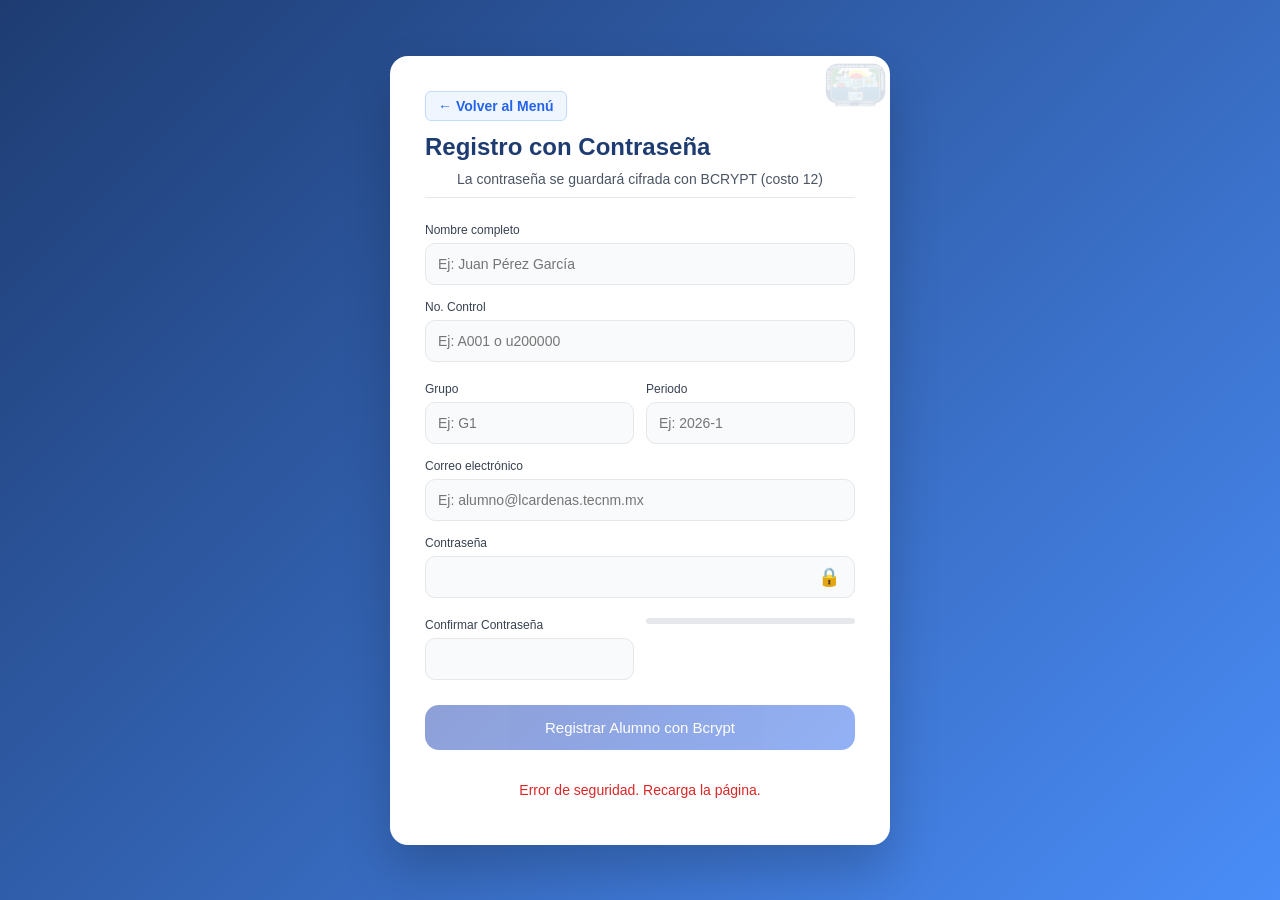
<file: public/registro_con_password.html>
<!DOCTYPE html>
<html lang="es">
<head>
    <meta charset="UTF-8">
    <title>Registro con Contraseña - ITLAC</title>
    <meta name="viewport" content="width=device-width, initial-scale=1.0">
    <meta http-equiv="Content-Security-Policy"
          content="default-src 'self'; style-src 'self' 'unsafe-inline'; script-src 'self';">
    <meta http-equiv="X-Content-Type-Options" content="nosniff">
    <meta http-equiv="X-Frame-Options" content="DENY">
    <link rel="stylesheet" href="css/css_password.css">
</head>
<body>

<div class="container">
    <div class="card">

        <img src="img/itlac.png" class="logo-bg" alt="ITLAC">

        <a href="../index.html" class="btn-back" style="display: inline-flex; align-items: center; padding: 6px 12px; background: #eff6ff; color: #2563eb; border-radius: 6px; font-weight: bold; text-decoration: none; margin-bottom: 12px; border: 1px solid #bfdbfe; font-size: 14px;">&larr; Volver al Menú</a>
        <div class="header-acciones">
            <h1>Registro con Contraseña</h1>
        </div>

        <p class="subtitle">La contraseña se guardará cifrada con BCRYPT (costo 12)</p>

        <form id="formAlumnoPassword" method="post" autocomplete="off">

            <!-- FIX CSRF: token oculto, se llena por JS al cargar la página -->
            <input type="hidden" name="csrf_token" id="csrf_token" value="">

            <label for="nombre">Nombre completo</label>
            <input type="text" id="nombre" name="nombre" required
                   minlength="2" maxlength="100"
                   placeholder="Ej: Juan Pérez García">

            <label for="nocontrol">No. Control</label>
            <input type="text" id="nocontrol" name="nocontrol" required
                   pattern="^[A-Za-z]?[0-9]{2,10}$"
                   maxlength="15"
                   title="Formato: letra opcional + 2-10 dígitos (ej: A001, u200000)"
                   placeholder="Ej: A001 o u200000">

            <div class="row">
                <div>
                    <label for="grupo">Grupo</label>
                    <input type="text" id="grupo" name="grupo" required
                           minlength="1" maxlength="10"
                           placeholder="Ej: G1">
                </div>
                <div>
                    <label for="periodo">Periodo</label>
                    <input type="text" id="periodo" name="periodo" required
                           minlength="1" maxlength="10"
                           placeholder="Ej: 2026-1">
                </div>
            </div>

            <label for="email">Correo electrónico</label>
            <!-- FIX: autocomplete="off" en email para no exponer correos en sugerencias -->
            <input type="email" id="email" name="email" required
                   maxlength="100"
                   autocomplete="off"
                   placeholder="Ej: alumno@lcardenas.tecnm.mx">

            <label for="password">Contraseña</label>
            <div class="password-container">
                <input type="password" id="password" name="password" required
                       minlength="8" maxlength="72"
                       autocomplete="new-password">
                <button type="button" class="toggle-password" id="togglePassword"
                        aria-label="Mostrar/ocultar contraseña">🔒</button>
            </div>

            <div class="row">
                <div>
                    <label for="confirmar">Confirmar Contraseña</label>
                    <input type="password" id="confirmar" required
                           minlength="8" maxlength="72"
                           autocomplete="new-password">
                </div>
                <div class="password-strength" id="passwordStrength">
                    <div class="strength-bar"></div>
                </div>
            </div>

            <button type="submit">Registrar Alumno con Bcrypt</button>
        </form>

        <div id="respuesta" role="alert" aria-live="polite"></div>

    </div>
</div>

<script src="js/js_password.js"></script>
</body>
</html>
</file>
<file: public/css/css.css>
* {
    box-sizing: border-box;
    font-family: 'Segoe UI', sans-serif;
}

body {
    margin: 0;
    min-height: 100vh;
    background: linear-gradient(135deg, #1e3c72, #4a8df8);
    display: flex;
    justify-content: center;
    align-items: center;
}

.container {
    width: 100%;
    max-width: 450px;
    padding: 20px;
}

.card {
    position: relative;
    background: #ffffff;
    border-radius: 18px;
    padding: 35px;
    box-shadow: 0 25px 50px rgba(0,0,0,0.2);
    overflow: hidden;
}

.logo-bg {
    position: absolute;
    top: -20px;
    right: -15px;
    width: 100px;
    opacity: 1.50;
    pointer-events: none;
}

h1 {
    margin: 0;
    color: #1e3c72;
    text-align: center;
}

.subtitle {
    text-align: center;
    color: #6b7280;
    font-size: 14px;
    margin-bottom: 25px;
}

label {
    display: block;
    font-size: 12px;
    color: #374151;
    margin-top: 18px;
    margin-bottom: 6px;
}

input {
    width: 100%;
    padding: 12px;
    border-radius: 10px;
    border: 1px solid #e5e7eb;
    background: #f9fafb;
    outline: none;
    font-size: 14px;
}

input:focus {
    border-color: #2563eb;
    background: #ffffff;
}

.row {
    display: flex;
    gap: 12px;
}

button {
    width: 100%;
    margin-top: 30px;
    padding: 14px;
    border: none;
    border-radius: 14px;
    background: linear-gradient(135deg, #1e40af, #2563eb);
    color: white;
    font-size: 15px;
    cursor: pointer;
    transition: all 0.2s ease;
}

button:hover {
    transform: translateY(-2px);
    box-shadow: 0 10px 25px rgba(37,99,235,0.45);
}

#respuesta {
    margin-top: 15px;
    text-align: center;
    font-size: 14px;
}

.btn-back {
    display: inline-block;
    color: #3b82f6;
    text-decoration: none;
    font-weight: 600;
    font-size: 14px;
    margin-bottom: 5px;
    transition: color 0.2s;
}

.btn-back:hover {
    color: #1d4ed8;
}
</file>
<file: public/css/actividades.css>
/* Overrides y estilos específicos para la interfaz de Actividades */
body {
    background: linear-gradient(135deg, #1e3c72, #4a8df8);
    align-items: flex-start;
    padding: 30px 20px;
    height: auto;
    min-height: 100vh;
}

.container-wide {
    width: 100%;
    max-width: 1100px;
    margin: 0 auto;
}

.card-wide {
    width: 100%;
    padding: 40px;
    background: #ffffff;
    border-radius: 18px;
    box-shadow: 0 25px 50px rgba(0,0,0,0.2);
}

.header-row {
    display: flex;
    justify-content: space-between;
    align-items: flex-start;
    flex-wrap: wrap;
    gap: 20px;
    margin-bottom: 25px;
}

.header-row h1 {
    text-align: left;
    margin-bottom: 5px;
    font-size: 26px;
}
.header-row .subtitle {
    text-align: left;
    margin-bottom: 0px;
    font-size: 15px;
    color: #64748b;
}

.config-panel {
    background: #f8fafc;
    padding: 20px;
    border-radius: 14px;
    border: 1px solid #e2e8f0;
    margin-bottom: 25px;
    display: flex;
    flex-wrap: wrap;
    gap: 20px;
}

.form-group {
    display: flex;
    flex-direction: column;
    gap: 8px;
    flex: 1;
    min-width: 200px;
}

.form-group label {
    font-size: 14px;
    font-weight: 600;
    color: #1e3c72;
}

.form-group select, .form-group input {
    padding: 10px 14px;
    border-radius: 10px;
    border: 1px solid #cbd5e1;
    font-size: 15px;
    outline: none;
    background: white;
    transition: all 0.2s;
}

.form-group select:focus, .form-group input:focus {
    border-color: #2563eb;
    box-shadow: 0 0 0 3px rgba(37, 99, 235, 0.1);
}

.points-summary {
    display: flex;
    flex-direction: column;
    align-items: center;
    justify-content: center;
    background: #eff6ff;
    border: 2px solid #bfdbfe;
    border-radius: 12px;
    padding: 15px 25px;
    min-width: 150px;
}

.points-summary .label {
    font-size: 13px;
    font-weight: 600;
    color: #1d4ed8;
    text-transform: uppercase;
}

.points-summary .value {
    font-size: 32px;
    font-weight: 800;
    color: #1e40af;
}

.points-summary.error {
    background: #fef2f2;
    border-color: #fecaca;
}
.points-summary.error .label { color: #b91c1c; }
.points-summary.error .value { color: #991b1b; }

.points-summary.success {
    background: #f0fdf4;
    border-color: #bbf7d0;
}
.points-summary.success .label { color: #15803d; }
.points-summary.success .value { color: #166534; }


.actions {
    display: flex;
    gap: 12px;
    margin-bottom: 25px;
    flex-wrap: wrap;
    align-items: center;
}

.actions button {
    width: auto;
    margin-top: 0;
    padding: 12px 20px;
    font-size: 14px;
    border-radius: 12px;
    margin-bottom: 0px;
    font-weight: 600;
}

.btn-primary { background: linear-gradient(135deg, #1e40af, #2563eb); color: white; border: none; cursor: pointer; transition: transform 0.1s, box-shadow 0.1s; }
.btn-primary:hover { transform: translateY(-2px); box-shadow: 0 5px 15px rgba(37, 99, 235, 0.3); }

.btn-success { background: linear-gradient(135deg, #059669, #10b981); color: white; border: none; cursor: pointer; transition: transform 0.1s, box-shadow 0.1s;}
.btn-success:hover { transform: translateY(-2px); box-shadow: 0 5px 15px rgba(16, 185, 129, 0.3); }

.btn-danger { background: linear-gradient(135deg, #dc2626, #ef4444); color: white; border: none; cursor: pointer; transition: transform 0.1s, box-shadow 0.1s;}
.btn-danger:hover { transform: translateY(-2px); box-shadow: 0 5px 15px rgba(239, 68, 68, 0.3); }

button:disabled {
    opacity: 0.6;
    cursor: not-allowed;
    transform: none !important;
    box-shadow: none !important;
}

/* Tabla de actividades */
.table-wrapper {
    overflow-x: auto;
    border-radius: 14px;
    box-shadow: 0 4px 15px rgba(0,0,0,.05);
    margin-bottom: 25px;
    border: 1px solid #e2e8f0;
}

table.actividades-table {
    border-collapse: collapse;
    width: 100%;
    min-width: 800px;
    background: white;
    font-size: 14px;
}

table.actividades-table thead th {
    padding: 15px 12px;
    font-weight: 700;
    font-size: 13px;
    text-transform: uppercase;
    letter-spacing: .5px;
    white-space: nowrap;
    border-bottom: 2px solid #e5e7eb;
    background: #f1f5f9;
    color: #334155;
    text-align: left;
}

table.actividades-table tbody tr {
    border-bottom: 1px solid #f1f5f9;
    transition: background .15s;
}

table.actividades-table tbody tr:hover {
    background: #f8fafc;
}

table.actividades-table tbody td {
    padding: 12px;
    vertical-align: middle;
}

table.actividades-table input[type="text"],
table.actividades-table input[type="number"],
table.actividades-table input[type="date"] {
    width: 100%;
    padding: 8px 12px;
    border-radius: 8px;
    border: 1px solid #cbd5e1;
    font-size: 14px;
    outline: none;
    box-sizing: border-box;
}

table.actividades-table input:focus {
    border-color: #2563eb;
}

.td-actions {
    text-align: center;
    width: 60px;
}

.btn-icon {
    background: #fee2e2;
    color: #b91c1c;
    border: none;
    border-radius: 8px;
    width: 32px;
    height: 32px;
    display: flex;
    align-items: center;
    justify-content: center;
    cursor: pointer;
    transition: background 0.2s;
}

.btn-icon:hover {
    background: #fecaca;
}

/* Toggle Switch / Checkbox para Equipo */
.toggle-team {
    display: flex;
    align-items: center;
    justify-content: center;
}
.toggle-team input[type="checkbox"] {
    width: 20px;
    height: 20px;
    cursor: pointer;
    accent-color: #8b5cf6;
}

.empty-state {
    text-align: center;
    padding: 60px 20px;
    color: #9ca3af;
    background: #f8fafc;
    border-radius: 14px;
    border: 2px dashed #e2e8f0;
}
.empty-state .big {
    font-size: 48px;
    margin-bottom: 15px;
}
.empty-state p {
    font-size: 16px;
    font-weight: 500;
}

/* Toast para notificaciones */
.toast-container {
    position: fixed;
    bottom: 20px;
    right: 20px;
    z-index: 9999;
    display: flex;
    flex-direction: column;
    gap: 10px;
}

.toast {
    background: #334155;
    color: white;
    padding: 12px 24px;
    border-radius: 8px;
    box-shadow: 0 10px 25px rgba(0,0,0,0.2);
    font-weight: 500;
    font-size: 14px;
    transform: translateY(100px);
    opacity: 0;
    animation: slideUp 0.3s forwards;
}

.toast.success { background: #10b981; }
.toast.error { background: #ef4444; }

@keyframes slideUp {
    to { transform: translateY(0); opacity: 1; }
}
</file>
<file: public/css/calendario.css>
/* Overrides and custom styles for Calendario */
body {
    background: linear-gradient(135deg, #1e3c72, #4a8df8);
    align-items: flex-start;
    padding: 30px 20px;
    height: auto;
    min-height: 100vh;
}

.calendar-container {
    width: 100%;
    max-width: 1200px;
    margin: 0 auto;
}

.card-calendar {
    width: 100%;
    padding: 35px;
    background: #ffffff;
    border-radius: 20px;
    box-shadow: 0 25px 50px rgba(0,0,0,0.4);
}

.calendar-header-row {
    display: flex;
    justify-content: space-between;
    align-items: flex-start;
    flex-wrap: wrap;
    gap: 20px;
    margin-bottom: 20px;
}

.header-titles h1 {
    font-size: 28px;
    color: #1e293b;
    margin-bottom: 5px;
    margin-top: 10px;
}

.header-titles .subtitle {
    font-size: 15px;
    color: #64748b;
    margin: 0;
}



.saved-schedules {
    background: #f8fafc;
    padding: 12px 20px;
    border-radius: 12px;
    border: 1px solid #e2e8f0;
    display: flex;
    align-items: center;
    gap: 12px;
}

.saved-schedules label {
    font-weight: 600;
    color: #1e293b;
    margin: 0;
}

.saved-schedules select {
    padding: 8px 12px;
    border-radius: 8px;
    border: 1px solid #cbd5e1;
    font-size: 14px;
    outline: none;
    min-width: 200px;
}

/* Month Controls */
.month-controls {
    display: flex;
    align-items: center;
    justify-content: center;
    gap: 20px;
    margin-bottom: 30px;
}

.month-controls h2 {
    font-size: 24px;
    color: #1e3c72;
    min-width: 250px;
    text-align: center;
    margin: 0;
    text-transform: capitalize;
}

.btn-icon {
    background: #f1f5f9;
    border: none;
    border-radius: 50%;
    width: 45px;
    height: 45px;
    font-size: 20px;
    color: #334155;
    cursor: pointer;
    display: flex;
    align-items: center;
    justify-content: center;
    transition: all 0.2s;
}

.btn-icon:hover {
    background: #e2e8f0;
    color: #0f172a;
    transform: scale(1.05);
}

.btn-today {
    background: #dbeafe;
    color: #1d4ed8;
    border: none;
    padding: 8px 16px;
    border-radius: 8px;
    font-weight: 600;
    cursor: pointer;
    transition: background 0.2s;
    margin-left: 10px;
}

.btn-today:hover {
    background: #bfdbfe;
}

/* Grid System */
.calendar-wrapper {
    background: #f8fafc;
    border: 1px solid #e2e8f0;
    border-radius: 16px;
    overflow: hidden;
}

.calendar-grid-header {
    display: grid;
    grid-template-columns: repeat(7, 1fr);
    background: #f1f5f9;
    border-bottom: 1px solid #e2e8f0;
}

.day-name {
    padding: 15px 10px;
    text-align: center;
    font-weight: 700;
    font-size: 13px;
    color: #475569;
    letter-spacing: 1px;
}

.calendar-grid-days {
    display: grid;
    grid-template-columns: repeat(7, 1fr);
    grid-auto-rows: minmax(130px, auto);
    background: #e2e8f0;
    gap: 1px; /* Borders via gap */
}

.day-cell {
    background: white;
    padding: 10px;
    display: flex;
    flex-direction: column;
    transition: background 0.15s;
}

.day-cell:hover {
    background: #f8fafc;
}

.day-cell.other-month {
    background: #fbfcfd;
    opacity: 0.6;
}

.day-cell.today {
    background: #eff6ff;
}

.day-cell.today .day-number {
    background: #3b82f6;
    color: white;
    border-radius: 50%;
    width: 32px;
    height: 32px;
    display: flex;
    align-items: center;
    justify-content: center;
    font-weight: 700;
}

.day-number {
    font-size: 15px;
    font-weight: 600;
    color: #334155;
    margin-bottom: 10px;
    align-self: flex-start;
}

.events {
    display: flex;
    flex-direction: column;
    gap: 5px;
    flex: 1;
}

/* Events Cards */
.event {
    padding: 6px 8px;
    border-radius: 6px;
    font-size: 11.5px;
    font-weight: 600;
    color: white;
    line-height: 1.2;
    white-space: nowrap;
    overflow: hidden;
    text-overflow: ellipsis;
    box-shadow: 0 2px 4px rgba(0,0,0,0.08);
    transition: transform 0.1s;
    cursor: default;
}

.event:hover {
    transform: translateY(-1px);
    box-shadow: 0 4px 6px rgba(0,0,0,0.12);
}

.event-sub {
    display: block;
    font-size: 9.5px;
    font-weight: 400;
    margin-top: 2px;
    opacity: 0.9;
}

/* Vibrant colors for classes */
.bg-color-0 { background: linear-gradient(135deg, #ef4444, #dc2626); }
.bg-color-1 { background: linear-gradient(135deg, #f97316, #ea580c); }
.bg-color-2 { background: linear-gradient(135deg, #f59e0b, #d97706); }
.bg-color-3 { background: linear-gradient(135deg, #84cc16, #65a30d); }
.bg-color-4 { background: linear-gradient(135deg, #10b981, #059669); }
.bg-color-5 { background: linear-gradient(135deg, #06b6d4, #0891b2); }
.bg-color-6 { background: linear-gradient(135deg, #3b82f6, #2563eb); }
.bg-color-7 { background: linear-gradient(135deg, #6366f1, #4f46e5); }
.bg-color-8 { background: linear-gradient(135deg, #8b5cf6, #7c3aed); }
.bg-color-9 { background: linear-gradient(135deg, #d946ef, #c026d3); }
.bg-color-10 { background: linear-gradient(135deg, #f43f5e, #e11d48); }

.empty-state { text-align:center; padding:50px 20px; color:#9ca3af; background:#f8fafc; border-radius:14px; border: 2px dashed #e2e8f0; }
.empty-state .big { font-size:48px; margin-bottom:15px; }
.empty-state p { font-size:15px; font-weight: 500; }

@media (max-width: 900px) {
    .calendar-grid-days {
        grid-template-columns: 1fr;
        grid-auto-rows: auto;
    }
    .calendar-grid-header {
        display: none;
    }
    .day-cell {
        min-height: 80px;
    }
    .day-cell.other-month {
        display: none; /* Hide empty boxes on mobile list view */
    }
    .day-number {
        font-size: 18px;
    }
    .day-number::before {
        content: attr(data-mobile-day) " ";
        color: #94a3b8;
        font-weight: 500;
        margin-right: 5px;
    }
}
</file>
<file: public/css/calificaciones.css>
/* Estilos específicos para la interfaz de Calificaciones */

body {
    background: linear-gradient(135deg, #1e3c72, #4a8df8);
    align-items: flex-start;
    padding: 30px 20px;
    height: auto;
    min-height: 100vh;
}

.container-wide {
    width: 100%;
    max-width: 1200px;
    margin: 0 auto;
}

.card-wide {
    width: 100%;
    padding: 35px;
    background: #ffffff;
    border-radius: 18px;
    box-shadow: 0 25px 50px rgba(0,0,0,0.2);
}

.header-row {
    display: flex;
    justify-content: space-between;
    align-items: flex-start;
    flex-wrap: wrap;
    gap: 20px;
    margin-bottom: 25px;
}

.header-row h1 {
    text-align: left;
    margin-bottom: 5px;
    font-size: 26px;
    color: #1e3c72;
}

.header-row .subtitle {
    text-align: left;
    margin-bottom: 0px;
    font-size: 15px;
    color: #64748b;
}

.config-panel {
    background: #f8fafc;
    padding: 20px;
    border-radius: 14px;
    border: 1px solid #e2e8f0;
    margin-bottom: 25px;
    display: flex;
    flex-wrap: wrap;
    gap: 15px;
    align-items: flex-end;
}

.form-group {
    display: flex;
    flex-direction: column;
    gap: 6px;
    flex: 1;
    min-width: 180px;
}

.form-group label {
    font-size: 13px;
    font-weight: 700;
    color: #475569;
    text-transform: uppercase;
    letter-spacing: 0.5px;
}

.form-group select {
    padding: 10px 14px;
    border-radius: 10px;
    border: 1px solid #cbd5e1;
    font-size: 14px;
    outline: none;
    background: white;
    transition: all 0.2s;
}

.form-group select:focus {
    border-color: #2563eb;
    box-shadow: 0 0 0 3px rgba(37, 99, 235, 0.1);
}

.btn-load {
    background: linear-gradient(135deg, #10b981, #059669);
    color: white;
    border: none;
    padding: 11px 20px;
    border-radius: 10px;
    font-weight: 600;
    font-size: 14px;
    cursor: pointer;
    transition: transform 0.15s, box-shadow 0.15s;
    white-space: nowrap;
}

.btn-load:hover {
    transform: translateY(-2px);
    box-shadow: 0 5px 15px rgba(16, 185, 129, 0.3);
}

.actions-row {
    display: flex;
    justify-content: flex-end;
    gap: 12px;
    margin-bottom: 20px;
}

.btn-save {
    background: linear-gradient(135deg, #f59e0b, #d97706);
    color: white;
    border: none;
    padding: 10px 18px;
    border-radius: 10px;
    font-weight: 600;
    font-size: 13px;
    cursor: pointer;
    transition: transform 0.15s;
}

.btn-save:hover {
    transform: translateY(-2px);
    box-shadow: 0 5px 15px rgba(245, 158, 11, 0.3);
}

/* Tabla dinámica tipo Excel */
.table-wrapper {
    overflow-x: auto;
    border-radius: 12px;
    box-shadow: 0 4px 15px rgba(0,0,0,.05);
    border: 1px solid #e2e8f0;
    background: white;
}

table.grid-notas {
    border-collapse: collapse;
    width: 100%;
    min-width: 900px;
    background: white;
    font-size: 13px;
}

table.grid-notas thead {
    background: #f1f5f9;
}

table.grid-notas th {
    padding: 12px 10px;
    font-weight: 700;
    color: #334155;
    text-transform: uppercase;
    font-size: 11px;
    border: 1px solid #e2e8f0;
    text-align: center;
    position: relative;
}

table.grid-notas th.th-student {
    text-align: left;
    min-width: 250px;
}

table.grid-notas th.th-activity {
    min-width: 80px;
    background: #e0f2fe;
    color: #0369a1;
}

table.grid-notas th.th-asistencia {
    min-width: 80px;
    background: #fce7f3;
    color: #be185d;
}

table.grid-notas th.th-total {
    min-width: 90px;
    background: #dcfce7;
    color: #166534;
}

table.grid-notas th.th-team {
    background: #e0e7ff;
    color: #4338ca;
}

.team-badge {
    display: inline-block;
    margin-left: 5px;
    font-size: 12px;
}

.max-points-label {
    display: block;
    font-size: 10px;
    color: #64748b;
    font-weight: 500;
    margin-top: 4px;
}

table.grid-notas tbody td {
    padding: 0;
    border: 1px solid #e2e8f0;
    vertical-align: middle;
}

table.grid-notas td.td-student {
    padding: 10px 12px;
    font-weight: 600;
    color: #1e293b;
    background: #f8fafc;
}

table.grid-notas input[type="number"] {
    width: 100%;
    height: 100%;
    min-height: 40px;
    border: none;
    text-align: center;
    font-size: 14px;
    font-weight: 600;
    background: transparent;
    outline: none;
    color: #334155;
}

table.grid-notas input[type="number"]:focus {
    background: #eff6ff;
    box-shadow: inset 0 0 0 2px #3b82f6;
}

table.grid-notas input.input-error {
    background: #fef2f2;
    color: #b91c1c;
}

table.grid-notas td.td-final {
    text-align: center;
    font-size: 16px;
    font-weight: 800;
    background: #f1f5f9;
    color: #475569;
}

table.grid-notas td.td-final.aprobado {
    background: #dcfce7;
    color: #166534;
}

table.grid-notas td.td-final.reprobado {
    background: #fee2e2;
    color: #b91c1c;
}

/* Empty State */
.empty-state {
    text-align: center;
    padding: 50px 20px;
    color: #9ca3af;
    background: #f8fafc;
    border-radius: 12px;
    border: 2px dashed #e2e8f0;
    margin-top: 20px;
}

.empty-state .icon {
    font-size: 48px;
    margin-bottom: 15px;
}

.empty-state p {
    font-size: 15px;
    font-weight: 500;
}

/* Toast */
.toast-container {
    position: fixed;
    bottom: 20px;
    right: 20px;
    z-index: 9999;
    display: flex;
    flex-direction: column;
    gap: 10px;
}

.toast {
    background: #334155;
    color: white;
    padding: 12px 24px;
    border-radius: 8px;
    box-shadow: 0 10px 25px rgba(0,0,0,0.2);
    font-weight: 500;
    font-size: 14px;
    transform: translateY(100px);
    opacity: 0;
    animation: slideUp 0.3s forwards;
}

.toast.success { background: #10b981; }
.toast.error { background: #ef4444; }

@keyframes slideUp {
    to { transform: translateY(0); opacity: 1; }
}

/* Input para número de equipo */
.student-name-wrapper {
    display: flex;
    align-items: center;
    gap: 12px;
}

.team-number-input {
    width: 40px !important;
    height: 28px !important;
    min-height: auto !important;
    padding: 0 4px !important;
    border: 1px solid #cbd5e1 !important;
    border-radius: 6px !important;
    font-size: 12px !important;
    text-align: center !important;
    color: #4338ca !important;
    background: #eef2ff !important;
    font-weight: 700 !important;
}

.team-number-input:focus {
    border-color: #4f46e5 !important;
    background: white !important;
}

.team-number-input::placeholder {
    color: #94a3b8;
    font-weight: 500;
}

.student-name {
    flex: 1;
}
</file>
<file: public/css/css_upload.css>
* {
    box-sizing: border-box;
    font-family: 'Segoe UI', Tahoma, Geneva, Verdana, sans-serif;
    margin: 0;
    padding: 0;
}

body {
    margin: 0;
    min-height: 100vh;
    background: linear-gradient(135deg, #1e3c72, #4a8df8);
    display: flex;
    justify-content: center;
    align-items: flex-start;
    padding: 20px;
}

.container {
    width: 100%;
    max-width: 700px;
}

.card {
    position: relative;
    background: #ffffff;
    border-radius: 18px;
    padding: 35px;
    box-shadow: 0 25px 50px rgba(0,0,0,0.2);
    overflow: visible;
}

.logo-bg {
    position: absolute;
    top: -20px;
    right: -15px;
    width: 100px;
    opacity: 0.15;
    pointer-events: none;
}

.header-acciones {
    display: flex;
    justify-content: space-between;
    align-items: center;
    margin-bottom: 10px;
}

h1 {
    margin: 0;
    color: #1e3c72;
    font-size: 24px;
}

.btn-volver {
    padding: 8px 16px;
    background: #f3f4f6;
    color: #374151;
    text-decoration: none;
    border-radius: 8px;
    font-size: 14px;
    transition: all 0.2s ease;
}

.btn-volver:hover {
    background: #e5e7eb;
}

.subtitle {
    text-align: center;
    color: #4b5563;
    font-size: 14px;
    margin-bottom: 20px;
    padding-bottom: 15px;
    border-bottom: 1px solid #e5e7eb;
}

/* Panel de información */
.info-panel {
    background: #f0f9ff;
    border-left: 4px solid #2563eb;
    padding: 15px;
    border-radius: 10px;
    margin-bottom: 25px;
}

.info-panel p {
    font-size: 14px;
    color: #1e3c72;
    margin-bottom: 8px;
}

.formato-ejemplo {
    background: #1e293b;
    color: #bbf7d0;
    padding: 12px;
    border-radius: 8px;
    font-family: monospace;
    font-size: 12px;
    margin: 10px 0;
    white-space: pre-wrap;
    word-break: break-all;
}

.requisitos {
    list-style: none;
    padding: 0;
    margin: 10px 0 0 0;
}

.requisitos li {
    font-size: 12px;
    color: #4b5563;
    padding: 4px 0 4px 20px;
    position: relative;
}

.requisitos li:before {
    content: "•";
    color: #2563eb;
    font-weight: bold;
    position: absolute;
    left: 5px;
}

/* Zona de upload */
.upload-area {
    border: 2px dashed #2563eb;
    border-radius: 14px;
    padding: 35px 20px;
    text-align: center;
    cursor: pointer;
    transition: all 0.2s ease;
    margin: 20px 0;
    background: #f8fafc;
}

.upload-area:hover, .upload-area.drag-over {
    background: #e6f0ff;
    border-color: #1e40af;
    transform: scale(1.02);
}

.upload-icon {
    font-size: 48px;
    margin-bottom: 10px;
    color: #2563eb;
}

.upload-text {
    font-size: 16px;
    color: #1e3c72;
    font-weight: 500;
    margin-bottom: 8px;
}

.upload-hint {
    font-size: 12px;
    color: #6b7280;
}

.file-info {
    margin: 15px 0;
    padding: 12px;
    background: #dcfce7;
    border-radius: 10px;
    color: #166534;
    font-size: 14px;
    display: flex;
    align-items: center;
    gap: 10px;
}

.file-info:before {
    content: "📎";
    font-size: 18px;
}

/* Barra de progreso */
.progress-container {
    margin: 20px 0;
}

.progress-bar {
    height: 8px;
    background: linear-gradient(90deg, #2563eb, #1e40af);
    border-radius: 4px;
    width: 0;
    transition: width 0.3s ease;
    animation: progress-animation 1.5s infinite;
}

@keyframes progress-animation {
    0% { opacity: 1; }
    50% { opacity: 0.5; }
    100% { opacity: 1; }
}

.progress-text {
    text-align: center;
    font-size: 12px;
    color: #6b7280;
    margin-top: 8px;
}

/* Botón principal */
.btn-primario {
    width: 100%;
    margin-top: 10px;
    padding: 14px;
    border: none;
    border-radius: 14px;
    background: linear-gradient(135deg, #1e40af, #2563eb);
    color: white;
    font-size: 15px;
    font-weight: 500;
    cursor: pointer;
    transition: all 0.2s ease;
}

.btn-primario:hover:not(:disabled) {
    transform: translateY(-2px);
    box-shadow: 0 10px 25px rgba(37,99,235,0.45);
}

.btn-primario:disabled {
    opacity: 0.5;
    cursor: not-allowed;
}

/* Vista previa */
.preview-container {
    margin-top: 25px;
    border: 1px solid #e5e7eb;
    border-radius: 10px;
    overflow: hidden;
}

.preview-header {
    background: #f3f4f6;
    padding: 12px 15px;
    display: flex;
    justify-content: space-between;
    align-items: center;
    cursor: pointer;
}

.preview-header h3 {
    font-size: 14px;
    color: #1e3c72;
    margin: 0;
}

.btn-toggle {
    background: none;
    border: none;
    font-size: 16px;
    cursor: pointer;
    color: #2563eb;
}

.json-preview {
    background: #1e293b;
    color: #bbf7d0;
    padding: 15px;
    font-family: monospace;
    font-size: 12px;
    margin: 0;
    white-space: pre-wrap;
    word-break: break-all;
    max-height: 200px;
    overflow-y: auto;
}

/* Resultados */
.resultado {
    margin-top: 25px;
}

.resultado-exito {
    background: #dcfce7;
    border: 1px solid #86efac;
    border-radius: 10px;
    padding: 20px;
}

.resultado-error {
    background: #fee2e2;
    border: 1px solid #fecaca;
    border-radius: 10px;
    padding: 20px;
}

.resumen-stats {
    display: flex;
    gap: 15px;
    margin: 15px 0;
    flex-wrap: wrap;
}

.stat-item {
    flex: 1;
    min-width: 100px;
    padding: 12px;
    border-radius: 8px;
    text-align: center;
    font-size: 14px;
}

.stat-item.insertados { background: #dcfce7; color: #166534; }
.stat-item.duplicados { background: #fef3c7; color: #92400e; }
.stat-item.fallidos { background: #fee2e2; color: #991b1b; }

.stat-numero {
    font-size: 24px;
    font-weight: bold;
    display: block;
}

.lista-fallidos {
    margin-top: 15px;
    padding: 12px;
    background: #fff;
    border-radius: 8px;
    list-style: none;
}

.lista-fallidos li {
    font-size: 12px;
    color: #991b1b;
    padding: 5px 0;
    border-bottom: 1px solid #fee2e2;
}

.lista-fallidos li:last-child {
    border-bottom: none;
}

/* Enlace de ejemplo */
.download-example {
    margin-top: 25px;
    text-align: center;
    padding-top: 15px;
    border-top: 1px solid #e5e7eb;
}

.example-link {
    color: #2563eb;
    text-decoration: none;
    font-size: 13px;
    padding: 8px 16px;
    background: #f3f4f6;
    border-radius: 20px;
    display: inline-block;
    transition: all 0.2s ease;
}

.example-link:hover {
    background: #e5e7eb;
    transform: translateY(-1px);
}

.btn-back {
    display: inline-block;
    color: #3b82f6;
    text-decoration: none;
    font-weight: 600;
    font-size: 14px;
    margin-bottom: 5px;
    transition: color 0.2s;
}

.btn-back:hover {
    color: #1d4ed8;
}
</file>
<file: public/css/horarios.css>
/* Overrides to adapt the base css.css for this huge interface */
body {
    background: linear-gradient(135deg, #1e3c72, #4a8df8);
    align-items: flex-start; /* Do not center vertically to prevent cut content */
    padding: 30px 20px;
    height: auto;
    min-height: 100vh;
}

.container-wide {
    width: 100%;
    max-width: 1100px; /* Much larger than standard card */
    margin: 0 auto;
}

.card-wide {
    width: 100%;
    /* Keep the shadow and borderRadius from css.css */
    padding: 40px;
    background: #ffffff;
    border-radius: 18px;
    box-shadow: 0 25px 50px rgba(0,0,0,0.2);
}

.header-row {
    display: flex;
    justify-content: space-between;
    align-items: flex-start;
    flex-wrap: wrap;
    gap: 20px;
    margin-bottom: 25px;
}

.header-row h1 {
    text-align: left;
    margin-bottom: 5px;
    font-size: 26px;
}
.header-row .subtitle {
    text-align: left;
    margin-bottom: 0px;
    font-size: 15px;
}

.saved-schedules {
    background: #f8fafc;
    padding: 12px 20px;
    border-radius: 12px;
    border: 1px solid #e2e8f0;
    display: flex;
    align-items: center;
    gap: 12px;
    box-shadow: 0 4px 6px rgba(0,0,0,0.05);
}

.saved-schedules label {
    margin: 0;
    font-weight: 600;
    color: #1e3c72;
    font-size: 14px;
}

.saved-schedules select {
    padding: 8px 12px;
    border-radius: 8px;
    border: 1px solid #cbd5e1;
    font-size: 14px;
    outline: none;
    min-width: 200px;
    background: white;
}

.saved-schedules select:focus {
    border-color: #2563eb;
}

/* Modificamos los botones base *solo* dentro de acciones y pequeñas secciones para que no sean block ni 100% width */
.actions button, .btn-small {
    width: auto;
    margin-top: 0;
    padding: 10px 18px;
    font-size: 13.5px;
    border-radius: 10px;
    margin-bottom: 0px; /* Reset */
}

.actions { display: flex; gap: 10px; margin-bottom: 25px; flex-wrap: wrap; align-items: center; }

/* Colors for specific buttons adapting base style */
.actions button.btn-primary { background: linear-gradient(135deg, #1e40af, #2563eb); }
.actions button.btn-secondary, 
.modal-actions button.btn-secondary { background: linear-gradient(135deg, #6b7280, #4b5563); }
.actions button.btn-danger, .btn-danger { background: linear-gradient(135deg, #ef4444, #b91c1c); }
.actions button.btn-green { background: linear-gradient(135deg, #059669, #10b981); }
.actions button.btn-purple, .btn-purple { background: linear-gradient(135deg, #7c3aed, #8b5cf6); }
.actions button.btn-save { background: linear-gradient(135deg, #d97706, #f59e0b); }
.actions button.btn-save2 { background: linear-gradient(135deg, #0f766e, #14b8a6); }

.btn-small {
    padding: 8px 14px;
    font-size: 12px;
}

button:disabled, .actions button:disabled, .btn-small:disabled { opacity: 0.5; cursor: not-allowed; transform: none !important; box-shadow: none !important; filter: grayscale(50%); }

/* Rest of the original CSS elements needed for horizontal UI */
h2 { font-size: 18px; font-weight: 600; margin: 35px 0 15px; color: #1a3a5c; border-left: 5px solid #2563eb; padding-left: 12px; }

.paste-zone {
  background: #f9fafb; border: 2px dashed #93c5fd; border-radius: 12px;
  padding: 30px; margin-bottom: 20px; text-align: center; cursor: pointer;
  transition: all .2s; display: flex; flex-direction: column; align-items: center; gap: 8px;
}
.paste-zone:hover { border-color: #3b82f6; background: #eff6ff; }
.paste-zone.active { border-color: #2563eb; background: #dbeafe; }
.paste-zone .icon { font-size: 40px; }
.paste-zone p { font-size: 15px; color: #4b5563; font-weight: 500; }
.paste-zone .hint { font-size: 13px; color: #9ca3af; }

textarea.raw {
  width: 100%; min-height: 120px; border: 1px solid #d1d5db; border-radius: 10px;
  padding: 12px; font-size: 13px; font-family: monospace;
  resize: vertical; display: none; margin-bottom: 15px; outline: none;
}

.status-bar {
  display: none; padding: 12px 16px; border-radius: 10px;
  font-size: 14px; margin-bottom: 20px; font-weight: 500;
}
.status-bar.success { display:block; background:#dcfce7; color:#166534; border:1px solid #bbf7d0; }
.status-bar.error   { display:block; background:#fee2e2; color:#991b1b; border:1px solid #fecaca; }
.status-bar.warn    { display:block; background:#fef3c7; color:#92400e; border:1px solid #fde68a; }

.col-map {
  display: none; background: #e0f2fe; border: 1px solid #bae6fd;
  border-radius: 10px; padding: 12px 16px; font-size: 13px;
  color: #0369a1; margin-bottom: 20px;
}
.col-map.visible { display: block; }
.col-map .title { font-weight: 600; margin-bottom: 8px; }
.col-map .tags { display: flex; flex-wrap: wrap; gap: 8px; }
.col-tag       { padding: 3px 10px; border-radius: 6px; font-size: 12px; background: #38bdf8; color: white; font-weight: 600; }
.col-tag.miss  { background: #ef4444; color: white; }

.row-count { font-size: 13px; color: #6b7280; text-align: right; margin-bottom: 8px; font-weight: 500; }
.table-wrapper { overflow-x: auto; border-radius: 12px; box-shadow: 0 4px 15px rgba(0,0,0,.08); margin-bottom: 15px; border: 1px solid #e5e7eb; }
table.horarios { border-collapse: collapse; width: 100%; min-width: 860px; background: white; font-size: 14px; }
table.horarios thead th {
  padding: 12px 10px; font-weight: 700; font-size: 12px;
  text-transform: uppercase; letter-spacing: .5px;
  white-space: nowrap; border-bottom: 2px solid #e5e7eb;
}
.th-clave   { background:#f1f5f9; color:#334155; min-width:85px; }
.th-grupo   { background:#f1f5f9; color:#334155; min-width:65px; }
.th-materia { background:#f1f5f9; color:#334155; min-width:155px; }
.th-day     { background:#f1f5f9; color:#334155; min-width:110px; }
.th-unid    { background:#f1f5f9; color:#334155; min-width:72px; }
table.horarios tbody tr { border-bottom: 1px solid #f1f5f9; transition: background .12s; }
table.horarios tbody tr:hover { background: #f8fafc; }
table.horarios tbody td { padding: 10px; vertical-align: middle; border-right: 1px solid #f1f5f9; font-size: 13.5px; }
.td-clave   { font-weight: 600; color: #1e40af; }
.td-grupo   { text-align: center; font-weight: 600; }
.td-materia { font-weight: 500; color: #334155; }
.td-day     { text-align: center; }
.day-badge  { display: inline-block; padding: 4px 10px; border-radius: 6px; font-size: 12px; background: #dbeafe; color: #1e40af; white-space: pre-wrap; text-align: left; line-height: 1.5; font-weight: 500; }
.empty-cell { color: #cbd5e1; font-size: 12px; }
.td-unid    { text-align: center; font-weight: 700; color: #475569; }

.empty-state { text-align:center; padding:50px 20px; color:#9ca3af; background:#f8fafc; border-radius:14px; border: 2px dashed #e2e8f0; }
.empty-state .big { font-size:48px; margin-bottom:15px; }
.empty-state p { font-size:15px; font-weight: 500; }

kbd { background:#f1f5f9; border:1px solid #cbd5e1; border-radius:6px; padding:3px 8px; font-size:13px; font-family:monospace; color: black; box-shadow: 0 2px 0 #cbd5e1; }

/* ══ MODAL PERIODO ══ */
.overlay {
  display: none; position: fixed; inset: 0;
  background: rgba(15,23,42,.6); z-index: 1000;
  align-items: center; justify-content: center;
  backdrop-filter: blur(4px);
}
.overlay.open { display: flex; }
.modal {
  background: white; border-radius: 18px; padding: 35px;
  width: min(520px, 95vw); max-height: 90vh; overflow-y: auto;
  box-shadow: 0 20px 40px rgba(0,0,0,.25);
}
.modal h3 { font-size: 20px; font-weight: 700; margin-bottom: 20px; color: #1e3c72; }
.form-row { display: flex; gap: 16px; margin-bottom: 18px; flex-wrap: wrap; }
.form-group { display: flex; flex-direction: column; gap: 6px; flex: 1; min-width: 140px; }
.form-group label { font-size: 13px; font-weight: 600; color: #4b5563; text-transform: uppercase; letter-spacing: .4px; margin-top: 0; margin-bottom: 0px; }
.form-group input { margin-top: 0; }

.section-title { font-size: 14px; font-weight: 700; color: #1e3c72; margin: 25px 0 12px; padding-bottom: 8px; border-bottom: 2px solid #e2e8f0; }

.special-list { display: flex; flex-direction: column; gap: 10px; margin-bottom: 15px; }
.special-item {
  display: flex; align-items: center; gap: 10px;
  background: #f8fafc; border-radius: 10px; padding: 10px 12px; border: 1px solid #e2e8f0;
}
.special-item input[type=date] { flex: 1; margin: 0; }
.special-item input[type=text] { flex: 2; margin: 0; }
.special-item select { padding: 12px; border: 1px solid #e5e7eb; border-radius: 10px; font-size: 14px; background: white; outline: none;}
.special-item .rm-btn {
  background: #fee2e2; color: #b91c1c; border: none; border-radius: 8px;
  padding: 8px 12px; cursor: pointer; font-size: 14px; font-weight: 700; margin: 0; width: auto;
}
.add-special-btn {
  background: #eff6ff; color: #2563eb; border: 2px dashed #93c5fd;
  border-radius: 10px; padding: 10px 14px; cursor: pointer;
  font-size: 13px; font-weight: 600; width: 100%; margin-bottom: 25px; transition: all 0.2s;
}
.add-special-btn:hover { background: #dbeafe; border-color: #60a5fa; }
.modal-actions { display: flex; gap: 12px; justify-content: flex-end; }
.default-btn { width: auto !important; margin-top: 0 !important; }

/* ══ LISTAS DE ASISTENCIA ══ */
.listas-section { margin-top: 40px; }
.lista-card {
  background: white; border-radius: 14px;
  box-shadow: 0 10px 25px rgba(0,0,0,.08);
  margin-bottom: 35px; overflow: hidden; border: 1px solid #e2e8f0;
}
.lista-card-header {
  background: linear-gradient(135deg, #4f46e5, #7c3aed); color: white;
  padding: 18px 25px; display: flex; align-items: center; justify-content: space-between;
  flex-wrap: wrap; gap: 10px;
}
.lista-card-header .mat-info { display: flex; flex-direction: column; gap: 4px; }
.lista-card-header .mat-nombre { font-size: 17px; font-weight: 700; }
.lista-card-header .mat-sub { font-size: 13px; opacity: .9; font-weight: 500; }
.lista-card-header .mat-dias-badge {
  background: rgba(255,255,255,.2); border-radius: 8px;
  padding: 6px 14px; font-size: 13px; font-weight: 700; border: 1px solid rgba(255,255,255,0.3);
}

.lista-wrapper { overflow-x: auto; padding: 15px;}
table.lista {
  border-collapse: collapse; font-size: 11px;
  background: white; min-width: max-content; width: 100%;
}
table.lista th, table.lista td {
  border: 1px solid #cbd5e1; padding: 0;
}
.lista thead .th-nombre { background: #f8fafc; min-width: 200px; max-width: 200px; font-size: 12px; font-weight: 700; padding: 8px; color: #1e293b; text-align: left; vertical-align: bottom; }
.lista thead .th-email { background: #f8fafc; min-width: 160px; font-size: 11px; font-weight: 700; padding: 8px; color: #475569; text-align: left; vertical-align: bottom; }
.lista thead .th-diag { background: #fce7f3; min-width: 60px; max-width: 60px; writing-mode: vertical-rl; transform: rotate(180deg); font-size: 10px; font-weight: 800; text-align: center; padding: 8px 4px; color: #be185d; }
.lista thead .th-unidad { min-width: 28px; max-width: 28px; writing-mode: vertical-rl; transform: rotate(180deg); font-size: 10px; font-weight: 900; text-align: center; padding: 8px 2px; background: #6366f1; color: white; }
.lista thead .th-diasem { min-width: 28px; max-width: 28px; writing-mode: vertical-rl; transform: rotate(180deg); font-size: 10px; font-weight: 700; text-align: center; padding: 6px 2px; background: #e0e7ff; color: #4338ca; }
.lista thead .th-fecha { min-width: 28px; max-width: 28px; writing-mode: vertical-rl; transform: rotate(180deg); font-size: 10px; font-weight: 700; text-align: center; padding: 6px 2px; background: white; color: #334155; cursor: pointer; }
.lista thead .th-fecha.festivo { background: #fecaca; color: #991b1b; }
.lista thead .th-fecha.suspension { background: #fef08a; color: #854d0e; }
.lista thead .th-actividad { min-width: 25px; max-width: 25px; background: #fdf4ff; color: #a21caf; font-size: 11px; font-weight: 800; text-align: center; padding: 6px 2px; }
.lista thead .th-asistencias { min-width: 40px; writing-mode: vertical-rl; transform: rotate(180deg); font-size: 10px; font-weight: 800; text-align: center; padding: 6px 4px; background: #e2e8f0; color: #1e293b; }

.lista tbody td.td-nombre { min-width: 200px; max-width: 200px; padding: 5px 8px; font-size: 12px; white-space: nowrap; overflow: hidden; text-overflow: ellipsis; background: white; font-weight: 500; }
.lista tbody td.td-email { min-width: 160px; padding: 5px 8px; font-size: 11px; color: #64748b; background: white; }
.lista tbody td.td-diag { min-width: 60px; max-width: 60px; background: #fdf2f8; }
.lista tbody td.td-unidad { min-width: 28px; max-width: 28px; background: #e0e7ff; }
.lista tbody td.td-actividad { min-width: 25px; max-width: 25px; text-align: center; background: #fdf4ff; color: #4a044e; font-weight: 600; cursor: text; transition: background .12s; }
.lista tbody td.td-actividad:focus, .lista tbody td.td-actividad:hover { background: #fae8ff; outline: 1px solid #d946ef; }
.lista tbody td.td-asistencias { min-width: 40px; text-align: center; background: #f1f5f9; font-size: 11px; font-weight: 700; color: #1e293b;}
.lista tbody td.td-fecha { min-width: 28px; max-width: 28px; text-align: center; cursor: pointer; transition: background .12s; }
.lista tbody td.td-fecha:hover { background: #dbeafe; }
.lista tbody td.td-fecha.festivo { background: #fecaca !important; }
.lista tbody td.td-fecha.suspension { background: #fef08a !important; }

.lista tbody tr:nth-child(even) td.td-nombre,
.lista tbody tr:nth-child(even) td.td-email { background: #f8fafc; }
.lista tbody tr.placeholder td { background: #f8fafc; font-style: italic; color: #94a3b8; }

.leyenda { display: flex; gap: 16px; padding: 12px 20px; font-size: 12.5px; flex-wrap: wrap; background: #f8fafc; border-bottom: 1px solid #e2e8f0; }
.leyenda-item { display: flex; align-items: center; gap: 8px; font-weight: 500; color: #475569; }
.leyenda-dot { width: 16px; height: 16px; border-radius: 4px; border: 1px solid rgba(0,0,0,.15); box-shadow: inset 0 2px 4px rgba(0,0,0,0.05); }
</file>
<file: public/css/css_password.css>
* {
    box-sizing: border-box;
    font-family: 'Segoe UI', Tahoma, Geneva, Verdana, sans-serif;
    margin: 0;
    padding: 0;
}

body {
    margin: 0;
    min-height: 100vh;
    background: linear-gradient(135deg, #1e3c72, #4a8df8);
    display: flex;
    justify-content: center;
    align-items: center;
    padding: 20px;
}

.container {
    width: 100%;
    max-width: 500px;
}

.card {
    position: relative;
    background: #ffffff;
    border-radius: 18px;
    padding: 35px;
    box-shadow: 0 25px 50px rgba(0,0,0,0.2);
    overflow: hidden;
}

.logo-bg {
    position: absolute;
    top: -20px;
    right: -15px;
    width: 100px;
    opacity: 0.15;
    pointer-events: none;
}

.header-acciones {
    display: flex;
    justify-content: space-between;
    align-items: center;
    margin-bottom: 10px;
}

h1 {
    margin: 0;
    color: #1e3c72;
    font-size: 24px;
}

.btn-volver {
    padding: 8px 16px;
    background: #f3f4f6;
    color: #374151;
    text-decoration: none;
    border-radius: 8px;
    font-size: 14px;
    transition: all 0.2s ease;
}

.btn-volver:hover {
    background: #e5e7eb;
}

.subtitle {
    text-align: center;
    color: #4b5563;
    font-size: 14px;
    margin-bottom: 25px;
    padding-bottom: 10px;
    border-bottom: 1px solid #e5e7eb;
}

label {
    display: block;
    font-size: 12px;
    color: #374151;
    margin-top: 15px;
    margin-bottom: 6px;
    font-weight: 500;
}

input {
    width: 100%;
    padding: 12px;
    border-radius: 10px;
    border: 1px solid #e5e7eb;
    background: #f9fafb;
    outline: none;
    font-size: 14px;
    transition: all 0.2s ease;
}

input:focus {
    border-color: #2563eb;
    background: #ffffff;
    box-shadow: 0 0 0 3px rgba(37,99,235,0.1);
}

.row {
    display: flex;
    gap: 12px;
    margin-top: 5px;
}

.row > div {
    flex: 1;
}

.password-container {
    position: relative;
    display: flex;
    align-items: center;
}

.password-container input {
    padding-right: 45px;
}

.toggle-password {
    position: absolute;
    right: 10px;
    background: none;
    border: none;
    cursor: pointer;
    font-size: 18px;
    padding: 5px;
    color: #6b7280;
}

.toggle-password:hover {
    color: #1e3c72;
}

.password-hint {
    display: block;
    font-size: 11px;
    color: #6b7280;
    margin-top: 5px;
}

.password-strength {
    margin-top: 15px;
    height: 6px;
    background: #e5e7eb;
    border-radius: 3px;
    overflow: hidden;
}

.strength-bar {
    height: 100%;
    width: 0;
    transition: all 0.3s ease;
}

.strength-bar.weak {
    width: 33.33%;
    background: #ef4444;
}

.strength-bar.medium {
    width: 66.66%;
    background: #f59e0b;
}

.strength-bar.strong {
    width: 100%;
    background: #10b981;
}

button[type="submit"] {
    width: 100%;
    margin-top: 25px;
    padding: 14px;
    border: none;
    border-radius: 14px;
    background: linear-gradient(135deg, #1e40af, #2563eb);
    color: white;
    font-size: 15px;
    font-weight: 500;
    cursor: pointer;
    transition: all 0.2s ease;
}

button[type="submit"]:hover {
    transform: translateY(-2px);
    box-shadow: 0 10px 25px rgba(37,99,235,0.45);
}

button[type="submit"]:disabled {
    opacity: 0.5;
    cursor: not-allowed;
    transform: none;
    box-shadow: none;
}

#respuesta {
    margin-top: 20px;
    padding: 12px;
    border-radius: 10px;
    text-align: center;
    font-size: 14px;
    font-weight: 500;
}

.bcrypt-info {
    margin-top: 20px;
    padding: 12px;
    background: #f0f9ff;
    border-radius: 10px;
    border-left: 4px solid #2563eb;
}

.bcrypt-info p {
    font-size: 12px;
    color: #1e3c72;
}

.btn-back {
    display: inline-block;
    color: #3b82f6;
    text-decoration: none;
    font-weight: 600;
    font-size: 14px;
    margin-bottom: 5px;
    transition: color 0.2s;
}

.btn-back:hover {
    color: #1d4ed8;
}
</file>
